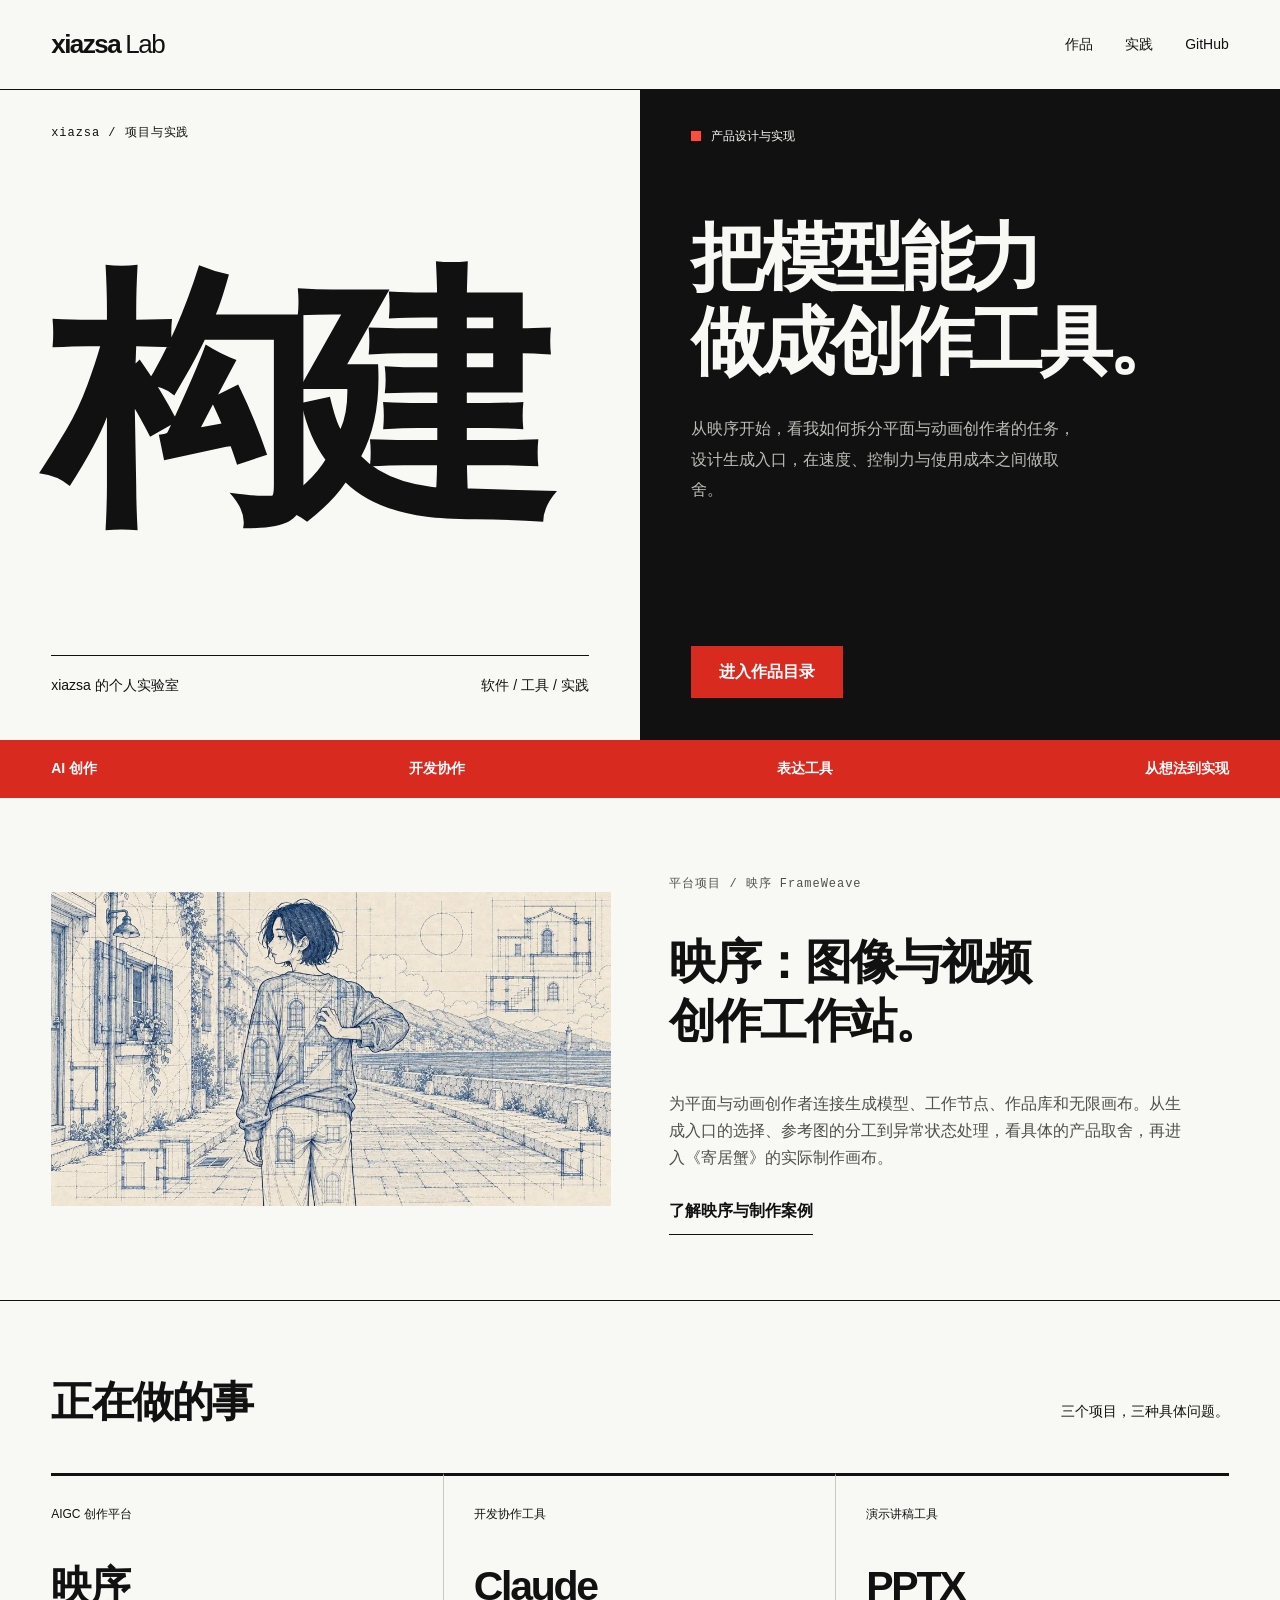
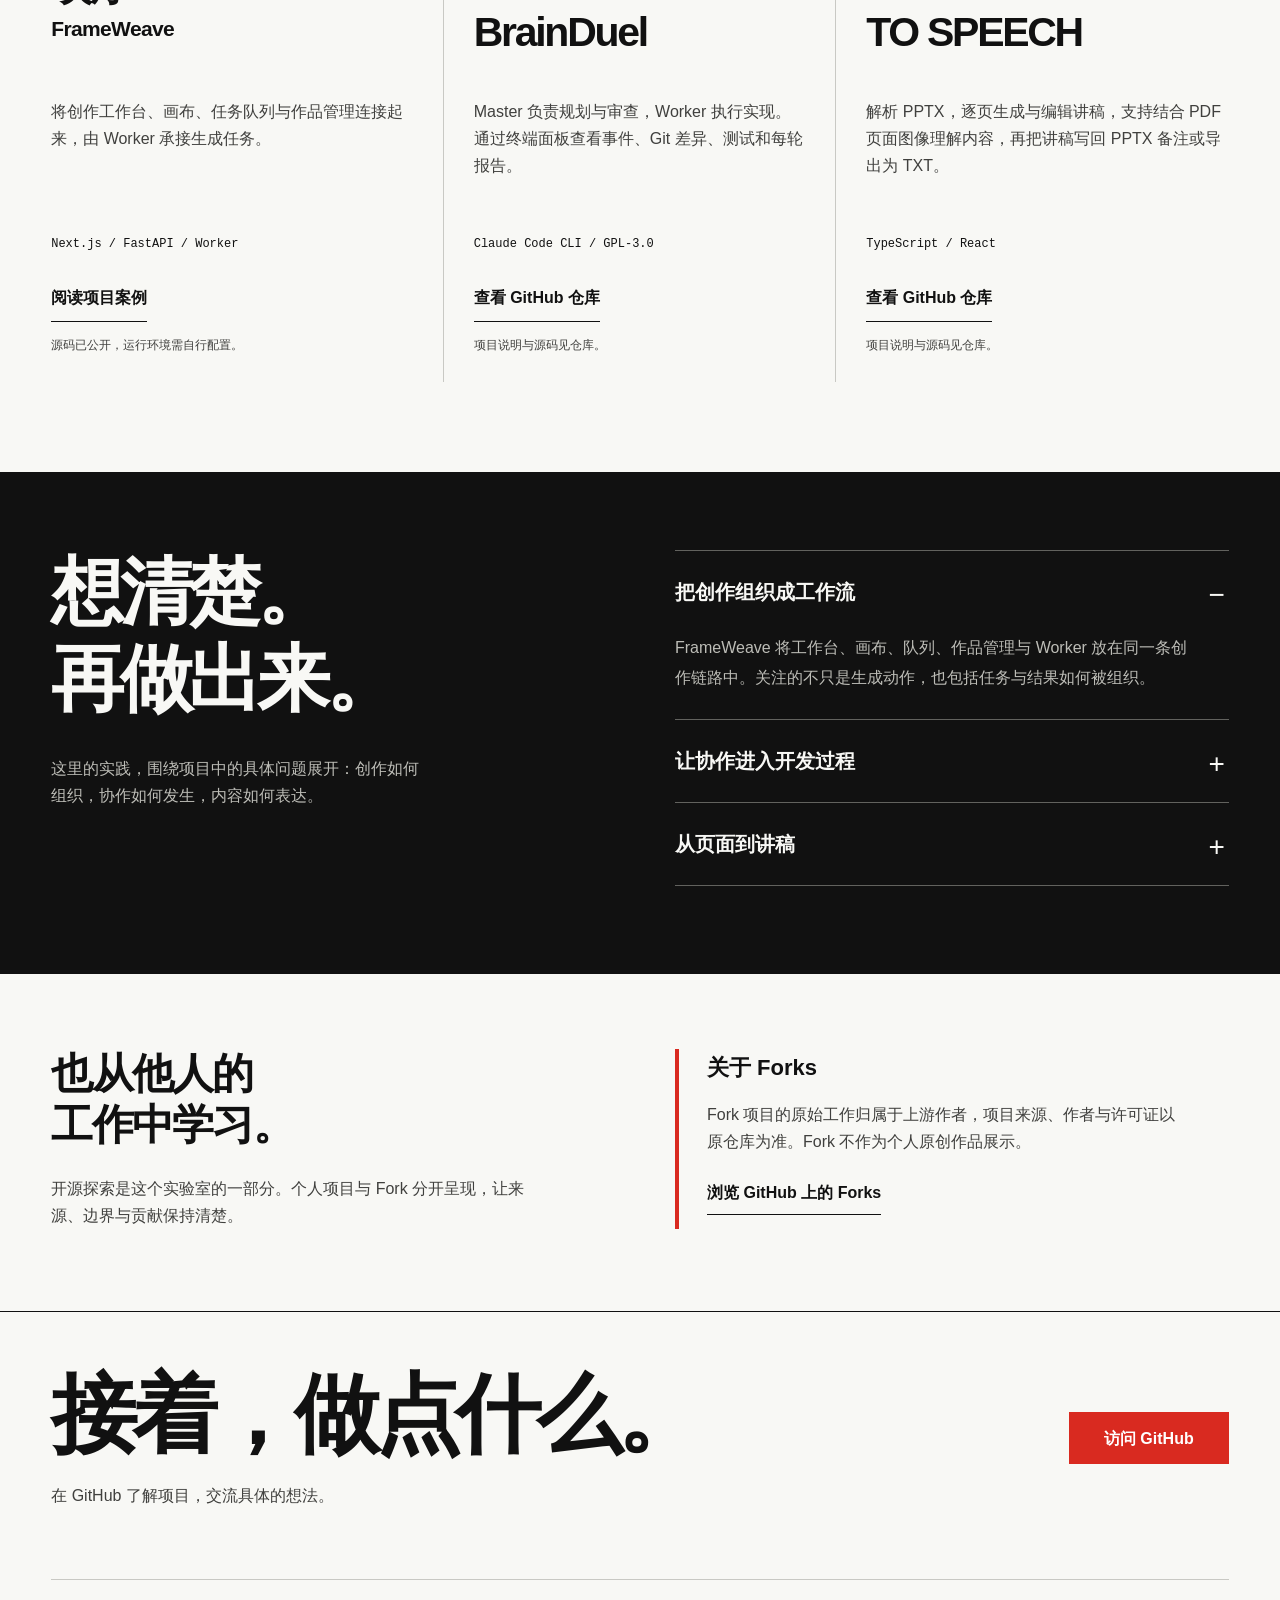
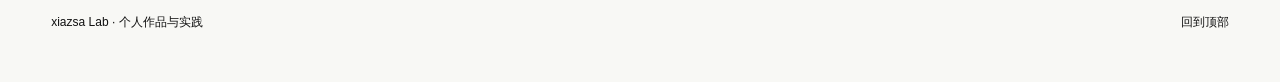
<file: index.html>
<!doctype html>
<html lang="zh-CN">
<head>
<meta charset="UTF-8"><meta name="viewport" content="width=device-width,initial-scale=1">
<meta name="description" content="xiazsa Lab，关于 AI 创作、开发协作与表达工具的个人项目与实践。">
<title>xiazsa Lab — 项目与实践</title>
<link rel="stylesheet" href="style.css"><link rel="icon" href="assets/mark.svg" type="image/svg+xml"><meta name="theme-color" content="#111111">
<link rel="canonical" href="https://xiazongchi.fun/"><meta property="og:url" content="https://xiazongchi.fun/"></head>
<body id="top">
<a class="skip" href="#projects">跳至精选项目</a>
<header><a class="brand" href="index.html" aria-label="xiazsa Lab 首页">xiazsa<span>Lab</span></a><nav aria-label="主导航"><a href="#projects">作品</a><a href="#practice">实践</a><a class="optional" href="https://github.com/xiazsa">GitHub</a></nav></header>
<main>
<section class="hero" aria-labelledby="hero-title">
<div class="hero-word"><div class="micro">xiazsa / 项目与实践</div><h1 id="hero-title">构建</h1><div class="caption"><span>xiazsa 的个人实验室</span><span>软件 / 工具 / 实践</span></div></div>
<div class="hero-copy"><div class="signal">产品设计与实现</div><h2>把模型能力<span>做成创作工具。</span></h2><p>从映序开始，看我如何拆分平面与动画创作者的任务，设计生成入口，在速度、控制力与使用成本之间做取舍。</p><a class="cta" href="#projects">进入作品目录</a></div>
</section>
<div class="ticker" aria-label="关注领域"><span>AI 创作</span><span>开发协作</span><span>表达工具</span><span>从想法到实现</span></div>
<section class="home-feature"><a href="frameweave.html"><img src="assets/workflow/240.webp" width="1000" height="562" alt="寄居蟹短片中的建筑蓝图画面"><div><p class="micro">平台项目 / 映序 FrameWeave</p><h2>映序：图像与视频<br>创作工作站。</h2><p>为平面与动画创作者连接生成模型、工作节点、作品库和无限画布。从生成入口的选择、参考图的分工到异常状态处理，看具体的产品取舍，再进入《寄居蟹》的实际制作画布。</p><span class="project-link">了解映序与制作案例</span></div></a></section><section class="projects" id="projects" aria-labelledby="projects-title"><div class="section-top"><h2 id="projects-title">正在做的事</h2><p>三个项目，三种具体问题。</p></div>
<div class="project-grid">
<article class="project"><span class="category">AIGC 创作平台</span><h3>映序<small>FrameWeave</small></h3><p>将创作工作台、画布、任务队列与作品管理连接起来，由 Worker 承接生成任务。</p><div class="meta">Next.js / FastAPI / Worker</div><a class="project-link" href="frameweave.html">阅读项目案例</a><p class="note">源码已公开，运行环境需自行配置。</p></article>
<article class="project"><span class="category">开发协作工具</span><h3>Claude<br>BrainDuel</h3><p>Master 负责规划与审查，Worker 执行实现。通过终端面板查看事件、Git 差异、测试和每轮报告。</p><div class="meta">Claude Code CLI / GPL-3.0</div><a class="project-link" href="https://github.com/xiazsa/ClaudeBrainDuel">查看 GitHub 仓库</a><p class="note">项目说明与源码见仓库。</p></article>
<article class="project"><span class="category">演示讲稿工具</span><h3>PPTX<br>TO SPEECH</h3><p>解析 PPTX，逐页生成与编辑讲稿，支持结合 PDF 页面图像理解内容，再把讲稿写回 PPTX 备注或导出为 TXT。</p><div class="meta">TypeScript / React</div><a class="project-link" href="https://github.com/xiazsa/PPTX-TO-SPEECH">查看 GitHub 仓库</a><p class="note">项目说明与源码见仓库。</p></article>
</div></section>
<section class="practice" id="practice" aria-labelledby="practice-title"><div><h2 id="practice-title">想清楚。<br>再做出来。</h2><p class="intro">这里的实践，围绕项目中的具体问题展开：创作如何组织，协作如何发生，内容如何表达。</p></div><div class="practice-list">
<details open><summary>把创作组织成工作流</summary><p>FrameWeave 将工作台、画布、队列、作品管理与 Worker 放在同一条创作链路中。关注的不只是生成动作，也包括任务与结果如何被组织。</p></details>
<details><summary>让协作进入开发过程</summary><p>ClaudeBrainDuel 以 Claude Code CLI 为基础，探索双脑协作开发。实现与使用方式以项目仓库中的说明为准。</p></details>
<details><summary>从页面到讲稿</summary><p>PPTX-TO-SPEECH 把逐页内容整理为可编辑的讲稿，并支持将讲稿写入 PPTX 备注。以 TypeScript 和 React 构建。</p></details>
</div></section>
<section class="opensource" aria-labelledby="opensource-title"><div><h2 id="opensource-title">也从他人的<br>工作中学习。</h2><p>开源探索是这个实验室的一部分。个人项目与 Fork 分开呈现，让来源、边界与贡献保持清楚。</p></div><div class="fork-note"><h3>关于 Forks</h3><p>Fork 项目的原始工作归属于上游作者，项目来源、作者与许可证以原仓库为准。Fork 不作为个人原创作品展示。</p><a href="https://github.com/xiazsa?tab=repositories&amp;type=fork">浏览 GitHub 上的 Forks</a></div></section>
<section class="contact" aria-labelledby="contact-title"><div class="contact-top"><div><h2 id="contact-title">接着，做点什么。</h2><p>在 GitHub 了解项目，交流具体的想法。</p></div><a class="cta" href="https://github.com/xiazsa">访问 GitHub</a></div><footer><span>xiazsa Lab · 个人作品与实践</span><a href="#top">回到顶部</a></footer></section>
</main>
</body></html>
</file>
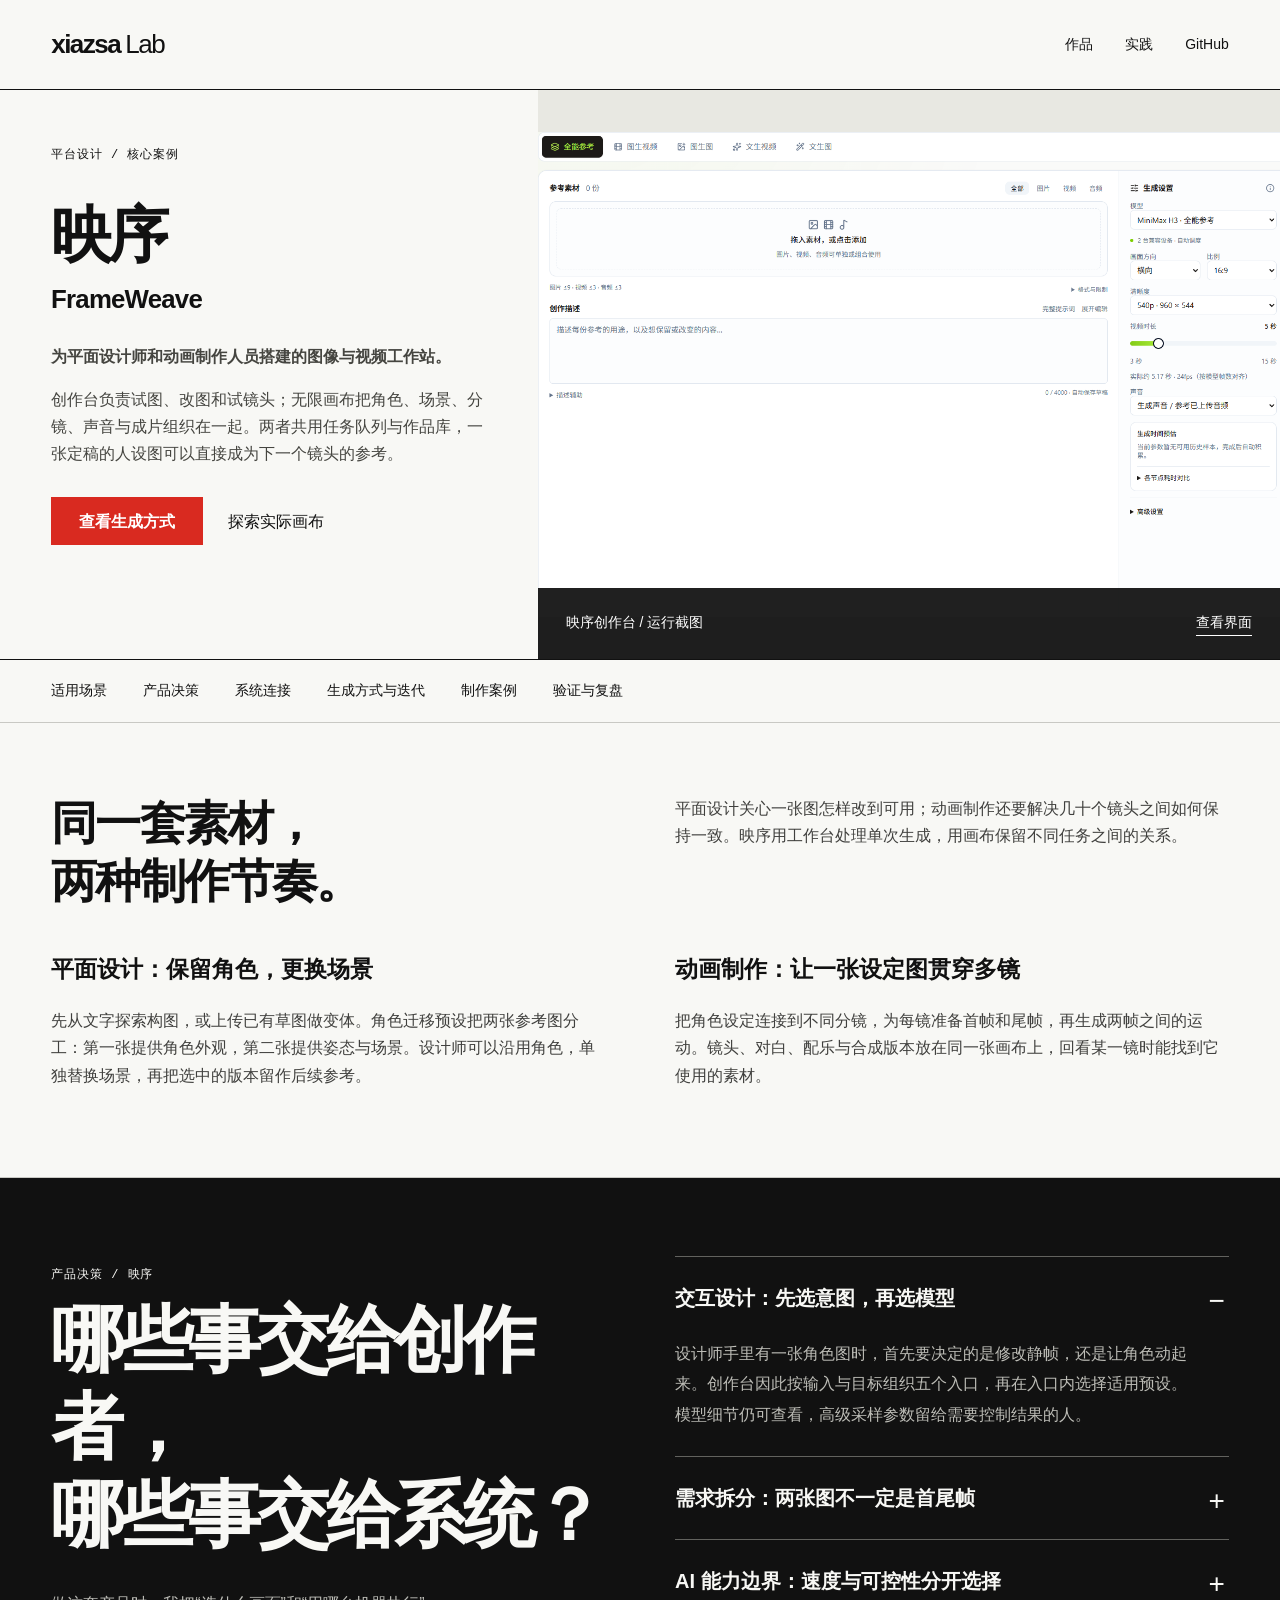
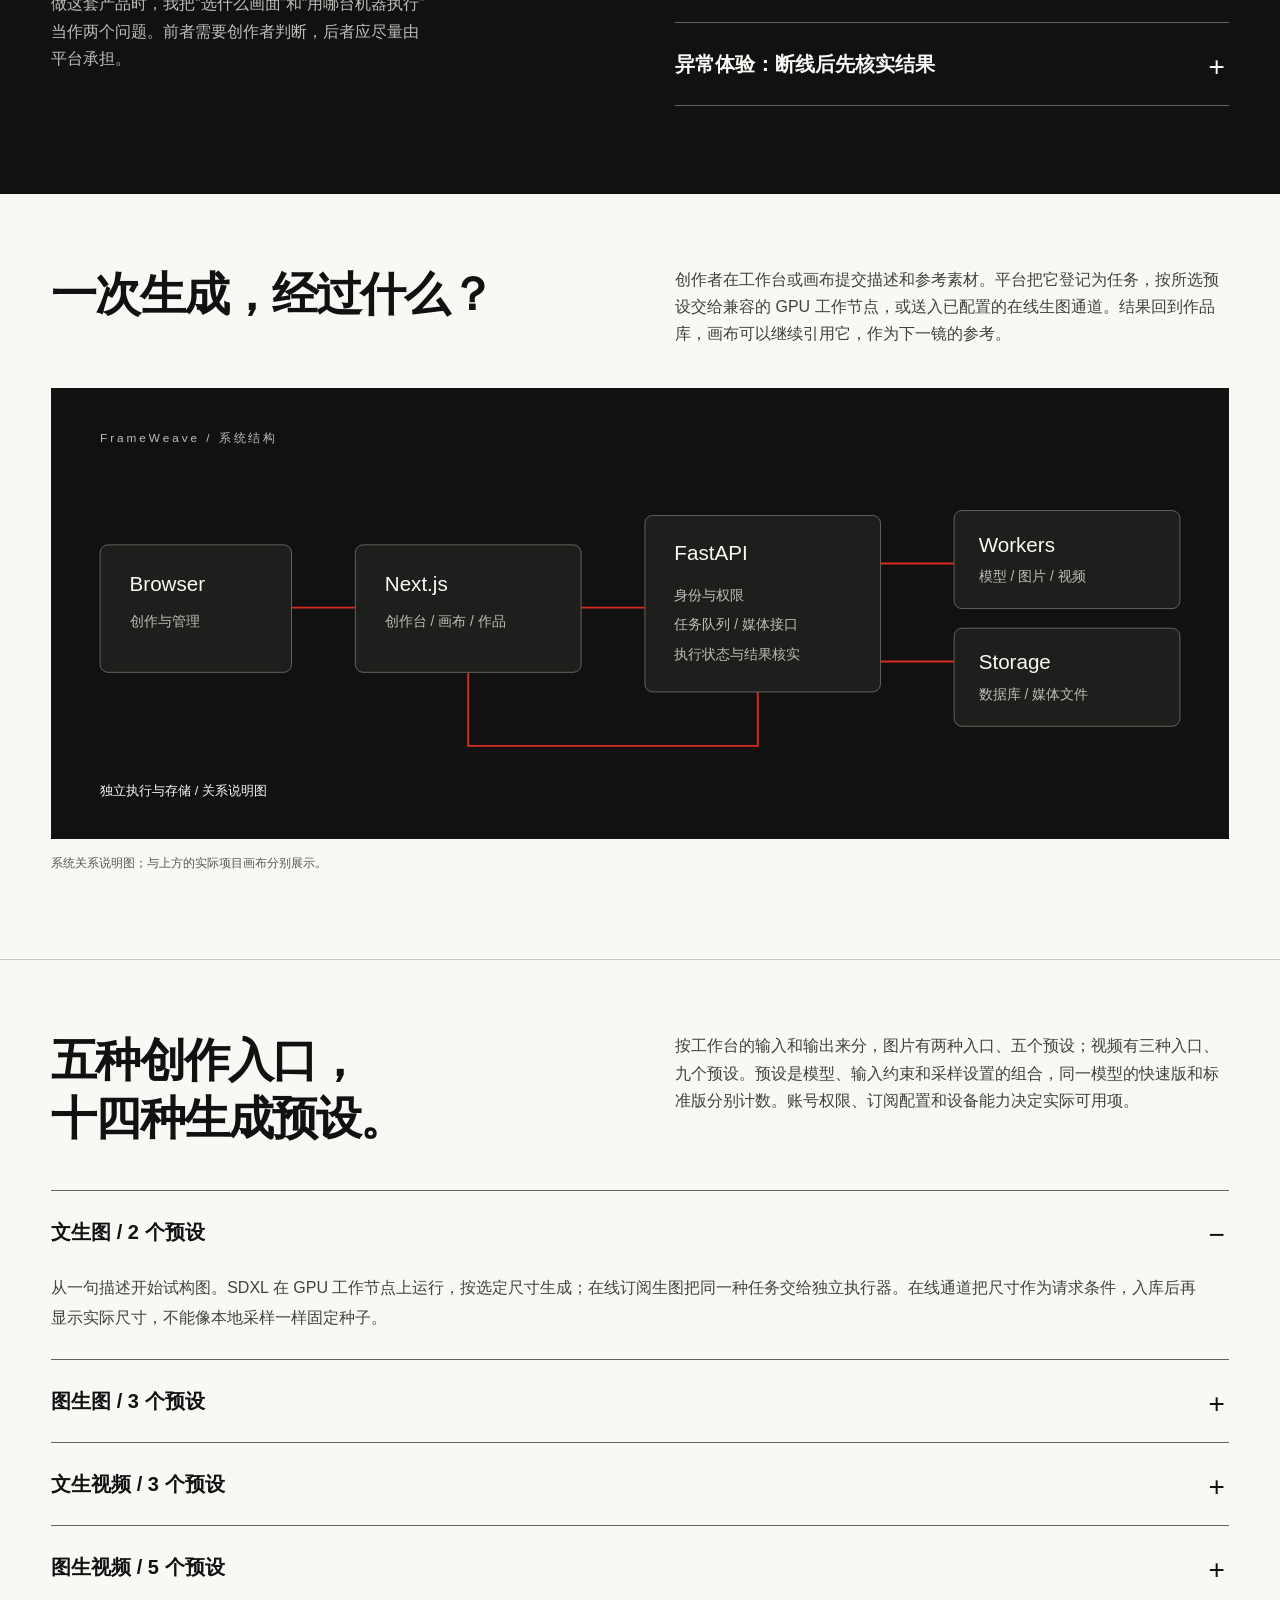
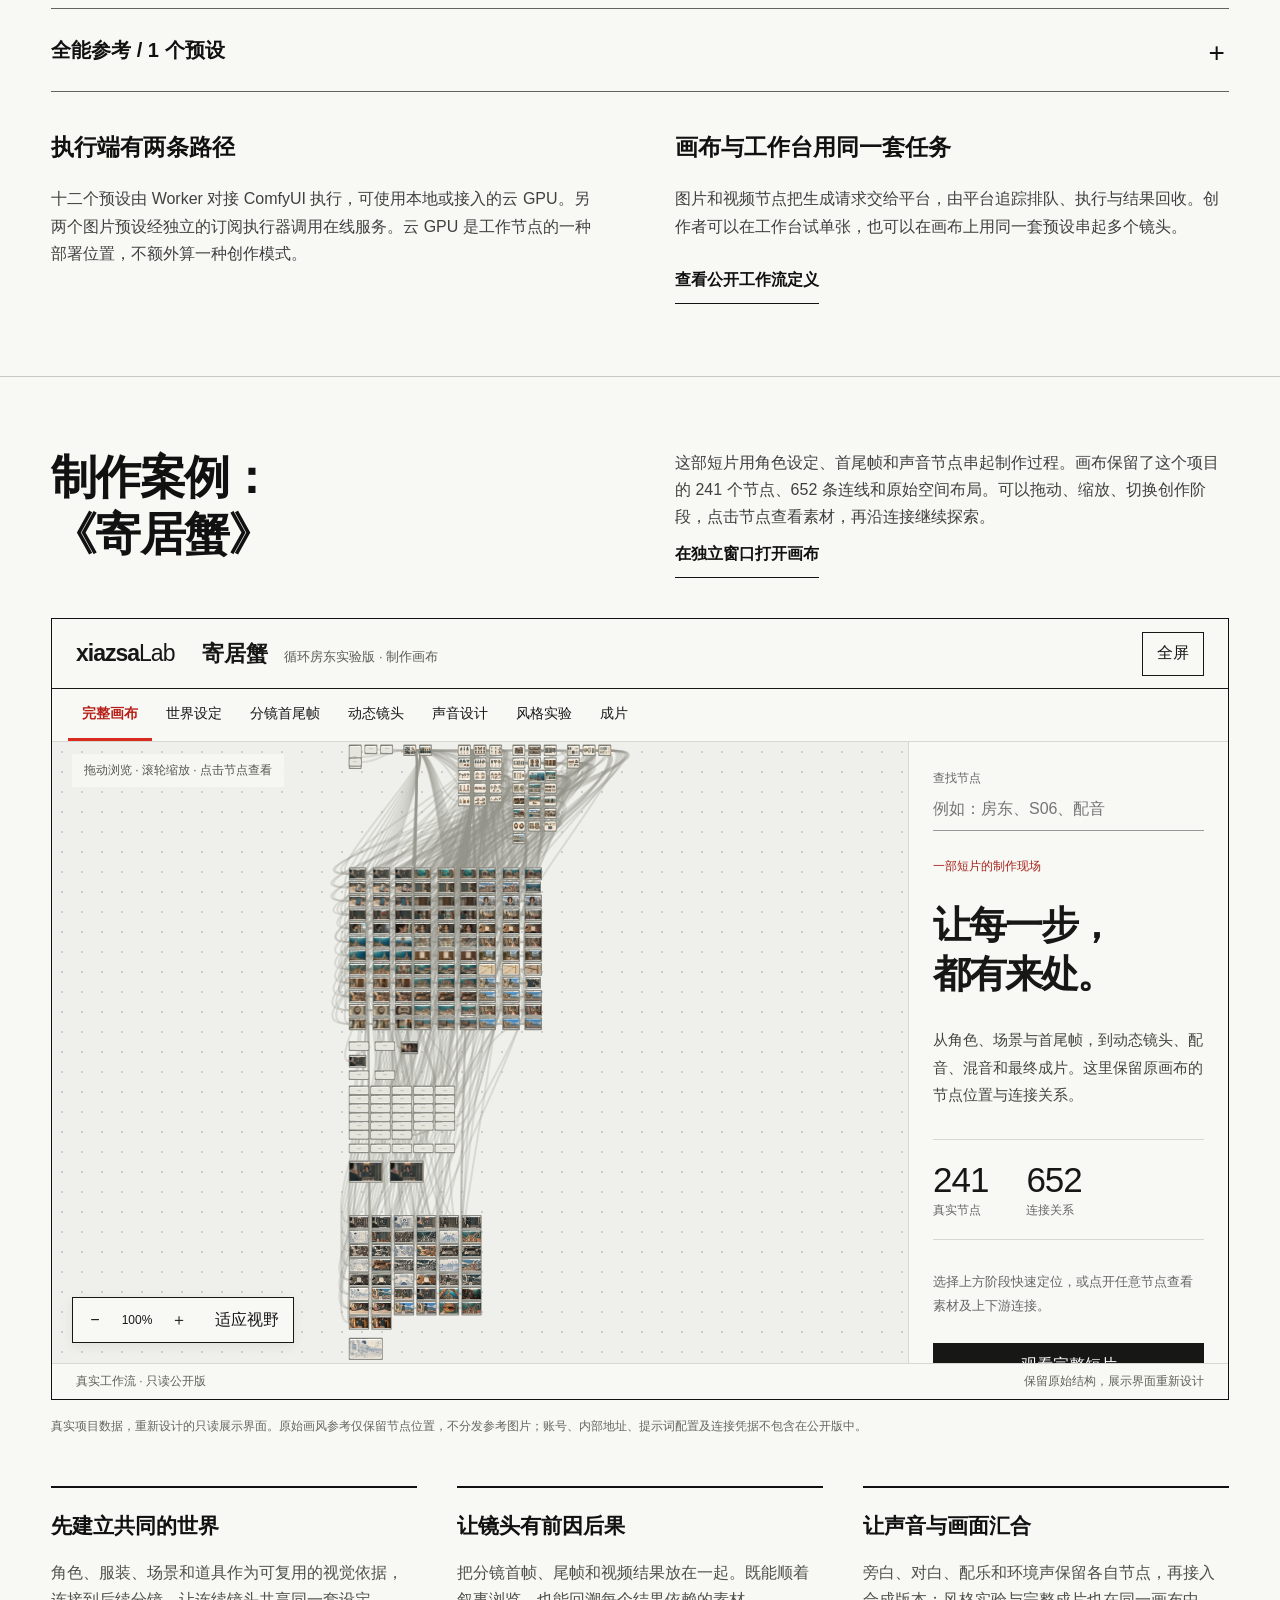
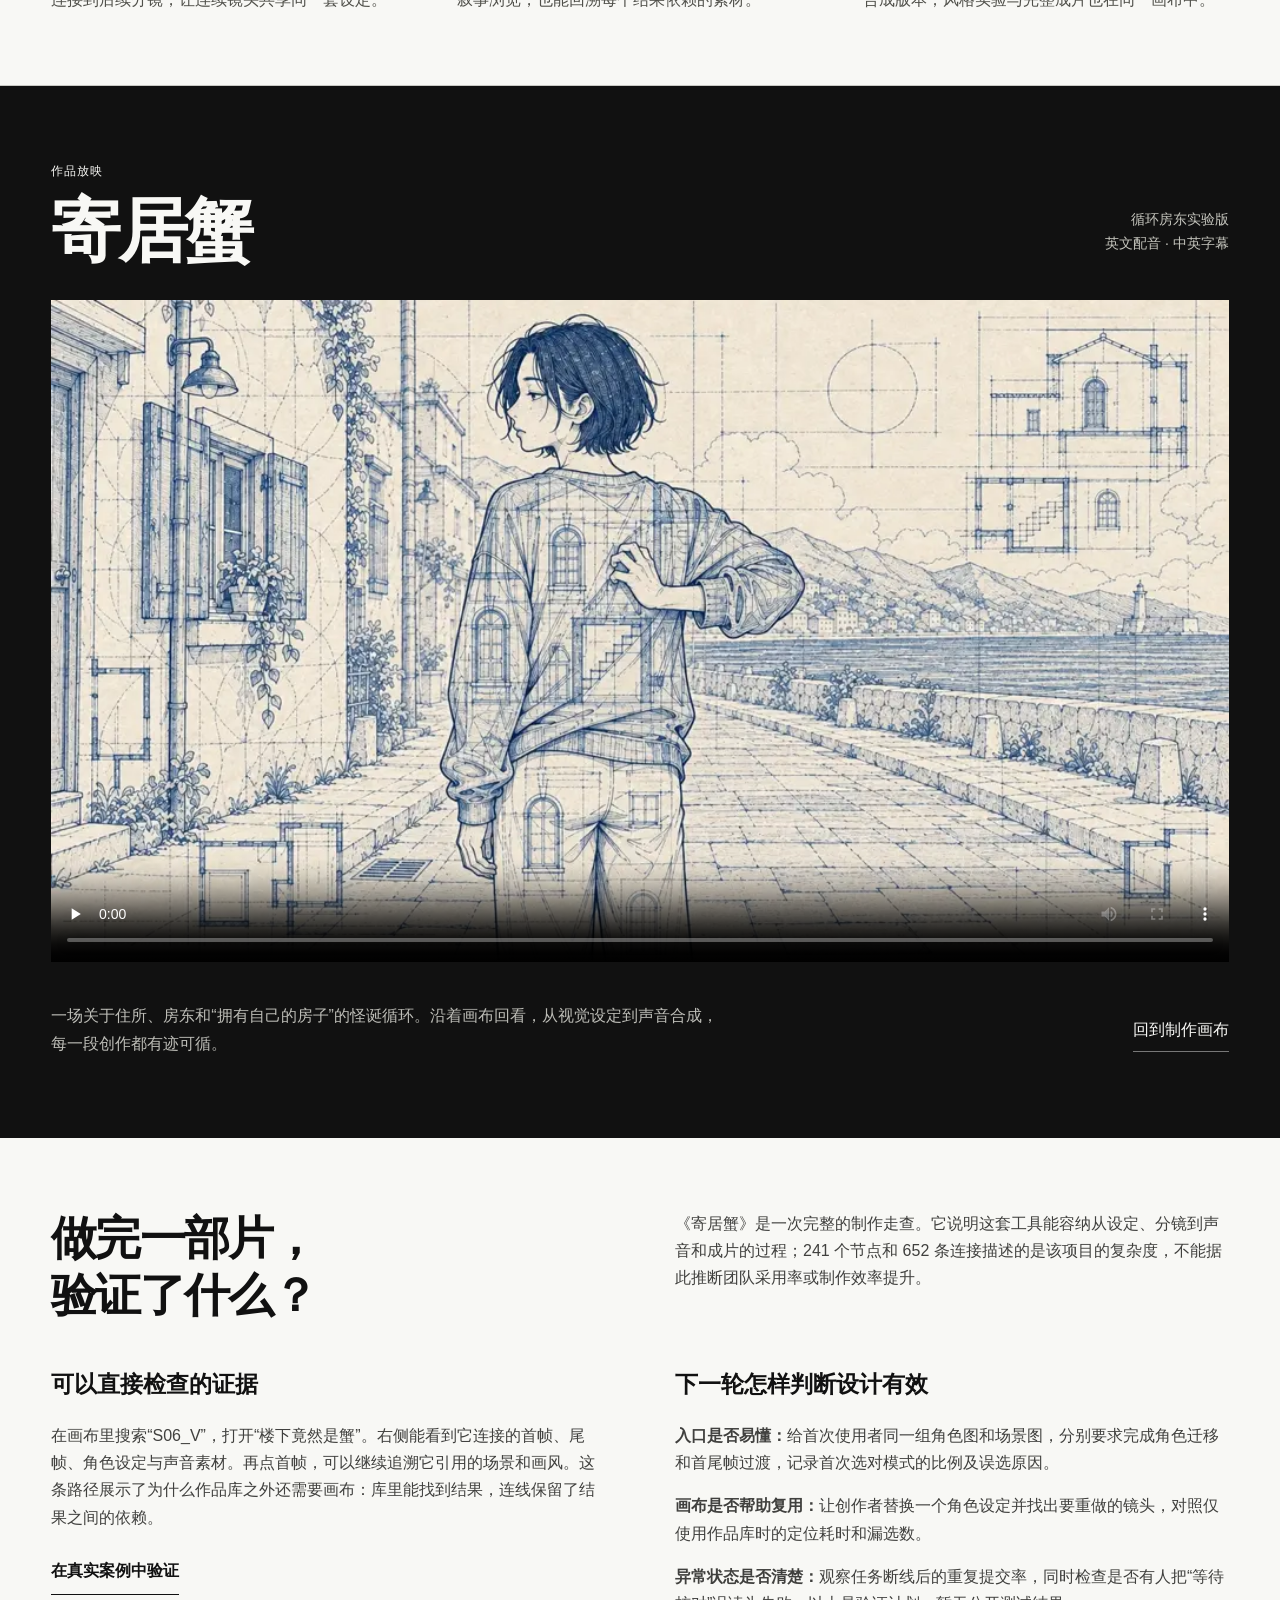
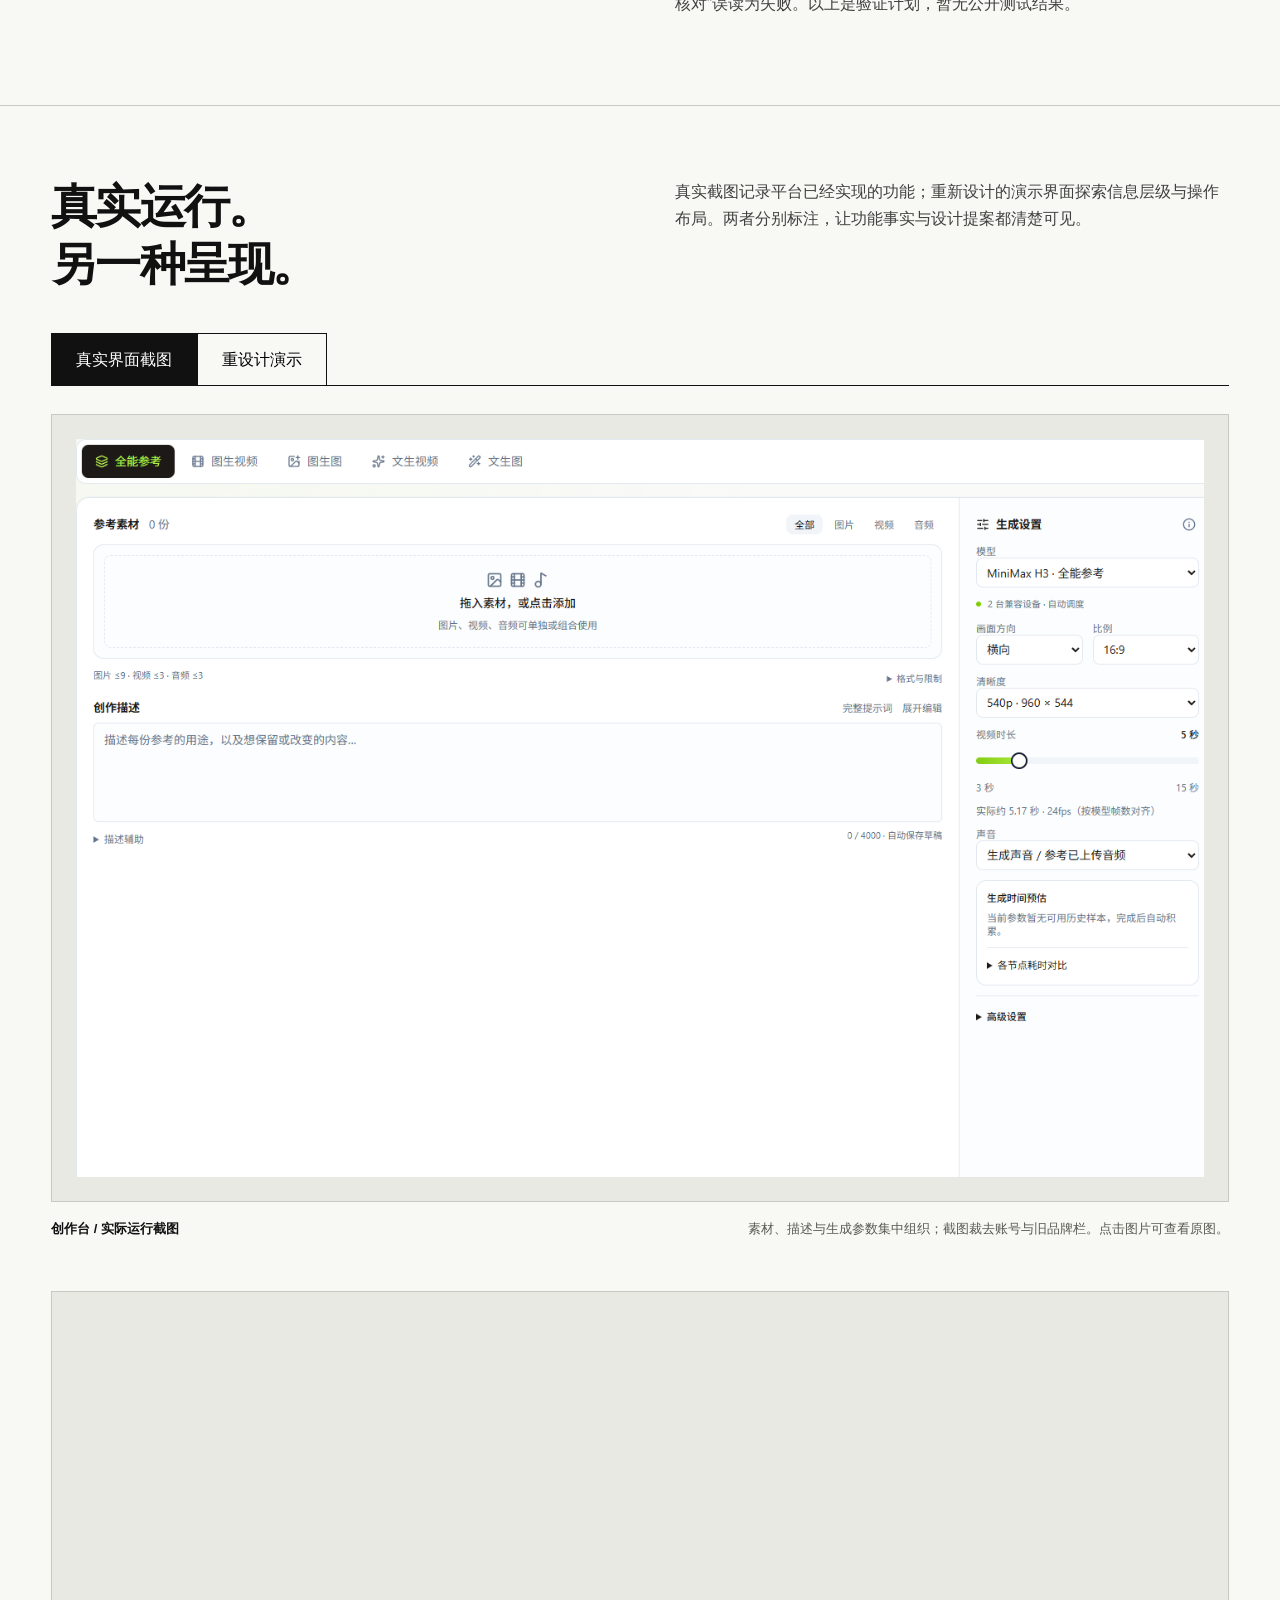
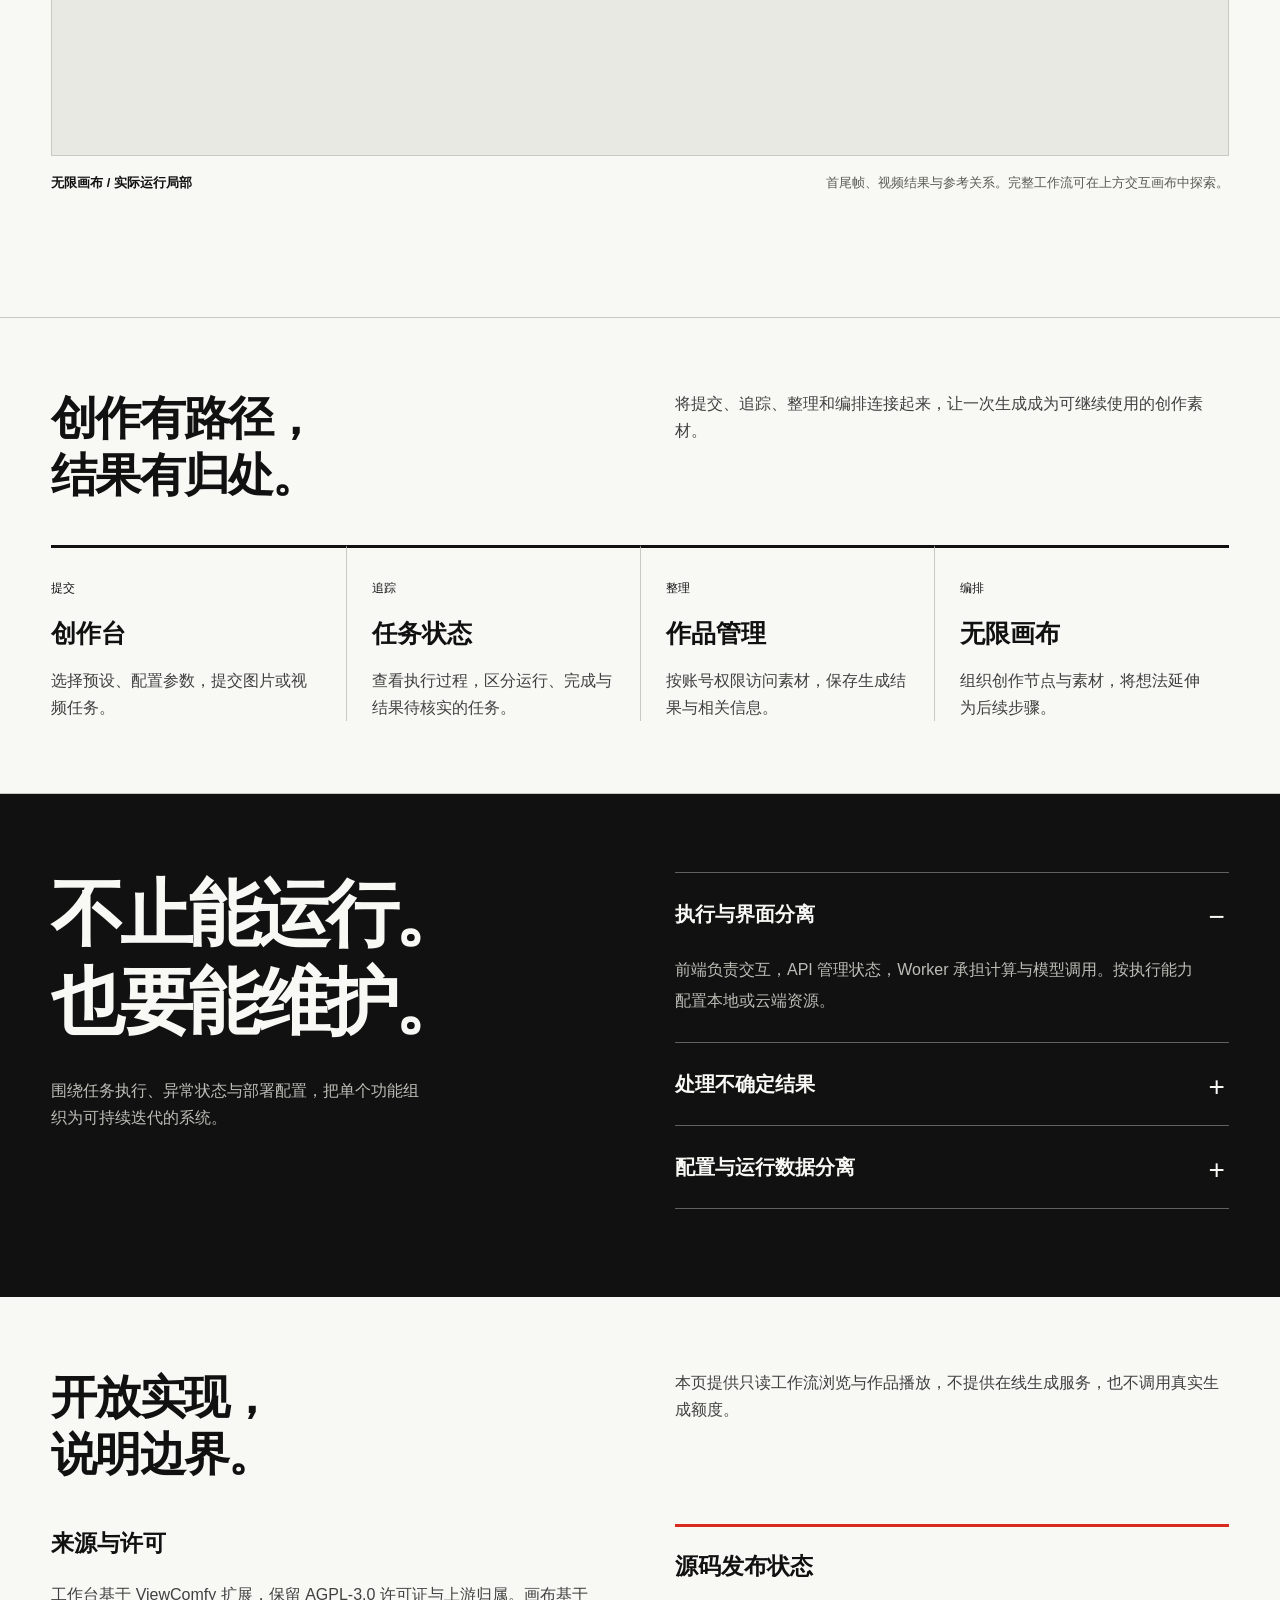
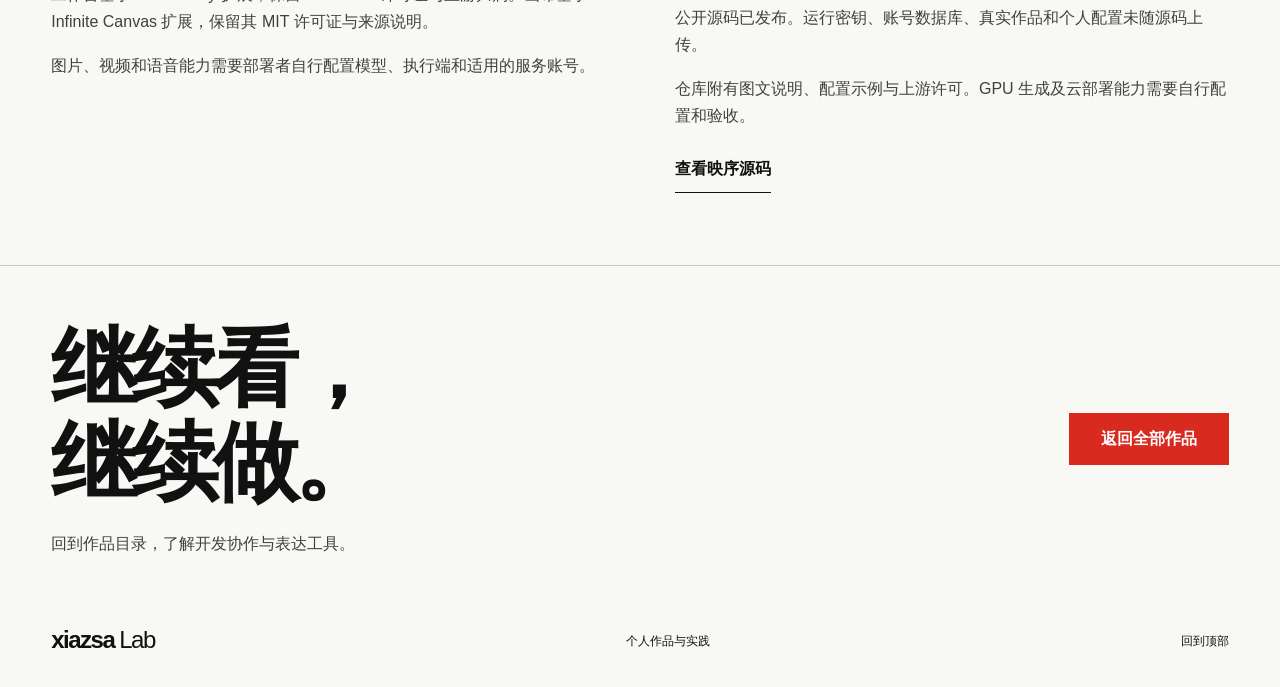
<file: frameweave.html>
<!doctype html><html lang="zh-CN"><head><meta charset="utf-8"><meta name="viewport" content="width=device-width,initial-scale=1"><title>映序 FrameWeave — xiazsa Lab</title><meta name="description" content="映序 FrameWeave：连接工作台、画布、任务队列与 Worker 的 AIGC 创作平台。"><meta name="theme-color" content="#111111"><link rel="icon" href="assets/mark.svg"><link rel="stylesheet" href="style.css"><link rel="canonical" href="https://xiazongchi.fun/frameweave.html"><meta property="og:url" content="https://xiazongchi.fun/frameweave.html"></head><body id="top"><a class="skip" href="#main">跳到项目正文</a><header><a class="brand" href="index.html" aria-label="xiazsa Lab 首页">xiazsa<span>Lab</span></a><nav aria-label="主导航"><a href="index.html#projects">作品</a><a href="index.html#practice">实践</a><a class="optional" href="https://github.com/xiazsa">GitHub</a></nav></header><main id="main">
<section class="feature-hero"><div class="feature-intro"><p class="micro">平台设计 / 核心案例</p><h1>映序<span style="display:block;font-size:.42em;letter-spacing:-.03em;margin-top:12px">FrameWeave</span></h1><p><strong>为平面设计师和动画制作人员搭建的图像与视频工作站。</strong></p><p>创作台负责试图、改图和试镜头；无限画布把角色、场景、分镜、声音与成片组织在一起。两者共用任务队列与作品库，一张定稿的人设图可以直接成为下一个镜头的参考。</p><div class="feature-links"><a class="cta" href="#routes">查看生成方式</a><a href="#workflow">探索实际画布</a></div></div><a class="hero-still" href="#interface"><img src="assets/screens/frameweave-real.png" style="object-fit:contain;background:#e8e8e2" alt="映序实际创作台：左侧输入参考素材与描述，右侧选择模型及输出规格"><span>映序创作台 / 运行截图 <b>查看界面</b></span></a></section>
<nav class="case-anchor" aria-label="案例章节"><a href="#users">适用场景</a><a href="#decisions">产品决策</a><a href="#architecture">系统连接</a><a href="#routes">生成方式与迭代</a><a href="#workflow">制作案例</a><a href="#evaluation">验证与复盘</a></nav>
<section class="case-section" id="users"><div class="case-heading"><h2>同一套素材，<br>两种制作节奏。</h2><p>平面设计关心一张图怎样改到可用；动画制作还要解决几十个镜头之间如何保持一致。映序用工作台处理单次生成，用画布保留不同任务之间的关系。</p></div><div class="scope"><article><h3>平面设计：保留角色，更换场景</h3><p>先从文字探索构图，或上传已有草图做变体。角色迁移预设把两张参考图分工：第一张提供角色外观，第二张提供姿态与场景。设计师可以沿用角色，单独替换场景，再把选中的版本留作后续参考。</p></article><article><h3>动画制作：让一张设定图贯穿多镜</h3><p>把角色设定连接到不同分镜，为每镜准备首帧和尾帧，再生成两帧之间的运动。镜头、对白、配乐与合成版本放在同一张画布上，回看某一镜时能找到它使用的素材。</p></article></div></section><section class="practice" id="decisions"><div><p class="micro">产品决策 / 映序</p><h2>哪些事交给创作者，<br>哪些事交给系统？</h2><p class="intro">做这套产品时，我把“选什么画面”和“用哪台机器执行”当作两个问题。前者需要创作者判断，后者应尽量由平台承担。</p></div><div class="practice-list"><details open><summary>交互设计：先选意图，再选模型</summary><p>设计师手里有一张角色图时，首先要决定的是修改静帧，还是让角色动起来。创作台因此按输入与目标组织五个入口，再在入口内选择适用预设。模型细节仍可查看，高级采样参数留给需要控制结果的人。</p></details><details><summary>需求拆分：两张图不一定是首尾帧</summary><p>同样上传两张图，平面设计可能是“人物取自图一，姿态取自图二”，动画制作可能是“从图一运动到图二”。如果只提供通用上传框，系统无法表达这层差别。角色迁移、普通参考与首尾帧因此分别说明每张图的作用，提交前按模式校验数量。</p></details><details><summary>AI 能力边界：速度与可控性分开选择</summary><p>动作方向还没确定时，可以用加速预设试镜；需要对照参考图细调时，可切到标准采样。平台保留两条路径，并展示步数、实际输出尺寸和帧数对齐后的时长。这里的选择是让人判断这个镜头值得花多少计算资源，不能把更多采样步数等同于一定更好的画面。</p></details><details><summary>异常体验：断线后先核实结果</summary><p>生成任务提交后，即使页面失去连接，后台也可能仍在计算。把不确定结果单列为“等待核对”，让用户区分确实失败与尚未回收；自动重试虽然少一次操作，却可能重复消耗 GPU 时间或订阅额度。</p></details></div></section><section class="case-section" id="architecture"><div class="case-heading"><h2>一次生成，经过什么？</h2><p>创作者在工作台或画布提交描述和参考素材。平台把它登记为任务，按所选预设交给兼容的 GPU 工作节点，或送入已配置的在线生图通道。结果回到作品库，画布可以继续引用它，作为下一镜的参考。</p></div><figure class="architecture"><img src="assets/architecture.svg" width="1200" height="460" alt="浏览器与工作台连接 FastAPI；API 管理身份和任务，独立 Worker 执行生成，数据库与文件保存状态和结果。"><div class="architecture-mobile"><strong>浏览器与工作台</strong><span>创作交互</span><strong>FastAPI</strong><span>身份权限、任务状态与媒体接口</span><strong>Worker</strong><span>独立执行生成任务</span><strong>数据库与文件存储</strong><span>保存状态、素材与结果</span></div><figcaption>系统关系说明图；与上方的实际项目画布分别展示。</figcaption></figure></section><section class="case-section" id="routes"><div class="case-heading"><h2>五种创作入口，<br>十四种生成预设。</h2><p>按工作台的输入和输出来分，图片有两种入口、五个预设；视频有三种入口、九个预设。预设是模型、输入约束和采样设置的组合，同一模型的快速版和标准版分别计数。账号权限、订阅配置和设备能力决定实际可用项。</p></div><div class="practice-list route-list"><details open><summary>文生图 / 2 个预设</summary><p style="color:#42423e">从一句描述开始试构图。SDXL 在 GPU 工作节点上运行，按选定尺寸生成；在线订阅生图把同一种任务交给独立执行器。在线通道把尺寸作为请求条件，入库后再显示实际尺寸，不能像本地采样一样固定种子。</p></details><details ><summary>图生图 / 3 个预设</summary><p style="color:#42423e">SDXL 单图再创作以变化幅度控制保留多少原图结构。Qwen Image Edit 把角色迁移单列为双图流程，也可给最多三张图指定不同用途；在线订阅编辑支持一至五张参考图。这样，改一张草图和把同一角色放进新场景有了不同的输入约定。</p></details><details ><summary>文生视频 / 3 个预设</summary><p style="color:#42423e">Wan 2.2 5B 从文字生成无声镜头。H3 支持音画联合生成，并保留两种采样选择：Turbo 版用 6 步试动作，标准版默认 20 步，用较长的生成时间换取另一版结果供比较。</p></details><details ><summary>图生视频 / 5 个预设</summary><p style="color:#42423e">Wan 5B 用一张首帧驱动镜头；Wan 14B 将采样分成高、低噪声两段，并提供标准与 LightX2V 四步加速两版。H3 提供 Turbo 与标准版。标准版区分普通参考、多图参考与首尾帧：参考图约束角色和风格，首尾帧则明确镜头从哪里开始、在哪里结束。</p></details><details ><summary>全能参考 / 1 个预设</summary><p style="color:#42423e">当一张首帧不足以说明动作或声音，H3 全能参考允许图片、视频和音频组合输入，分别描述角色、镜头运动和声音。它把高分辨率和长时长任务交给符合显存条件的节点；帧数按模型要求对齐，界面显示实际预计时长。</p></details></div><div class="scope" style="margin-top:36px"><article><h3>执行端有两条路径</h3><p>十二个预设由 Worker 对接 ComfyUI 执行，可使用本地或接入的云 GPU。另两个图片预设经独立的订阅执行器调用在线服务。云 GPU 是工作节点的一种部署位置，不额外算一种创作模式。</p></article><article><h3>画布与工作台用同一套任务</h3><p>图片和视频节点把生成请求交给平台，由平台追踪排队、执行与结果回收。创作者可以在工作台试单张，也可以在画布上用同一套预设串起多个镜头。</p><a class="project-link" href="https://github.com/xiazsa/frameweave/blob/main/server/workflows.py">查看公开工作流定义</a></article></div></section><section class="case-section workflow-section" id="workflow"><div class="case-heading"><h2>制作案例：<br>《寄居蟹》</h2><div><p>这部短片用角色设定、首尾帧和声音节点串起制作过程。画布保留了这个项目的 241 个节点、652 条连线和原始空间布局。可以拖动、缩放、切换创作阶段，点击节点查看素材，再沿连接继续探索。</p><a class="project-link" href="workflow.html" target="_blank" rel="noopener">在独立窗口打开画布</a></div></div><div class="canvas-embed"><iframe src="workflow.html" title="寄居蟹完整制作工作流，可缩放、拖动及浏览节点" loading="lazy" allow="fullscreen" allowfullscreen></iframe></div><p class="media-caption">真实项目数据，重新设计的只读展示界面。原始画风参考仅保留节点位置，不分发参考图片；账号、内部地址、提示词配置及连接凭据不包含在公开版中。</p><div class="workflow-story"><article><h3>先建立共同的世界</h3><p>角色、服装、场景和道具作为可复用的视觉依据，连接到后续分镜，让连续镜头共享同一套设定。</p></article><article><h3>让镜头有前因后果</h3><p>把分镜首帧、尾帧和视频结果放在一起。既能顺着叙事浏览，也能回溯每个结果依赖的素材。</p></article><article><h3>让声音与画面汇合</h3><p>旁白、对白、配乐和环境声保留各自节点，再接入合成版本；风格实验与完整成片也在同一画布中。</p></article></div></section>
<section class="film-section" id="film"><div class="film-heading"><div><p class="micro">作品放映</p><h2>寄居蟹</h2></div><p>循环房东实验版<br>英文配音 · 中英字幕</p></div><video class="feature-film" controls playsinline preload="none" poster="assets/workflow/240.webp"><source src="assets/workflow/240.mp4" type="video/mp4">你的浏览器不支持内嵌视频，请<a href="assets/workflow/240.mp4">打开短片</a>。</video><div class="film-bottom"><p>一场关于住所、房东和“拥有自己的房子”的怪诞循环。沿着画布回看，从视觉设定到声音合成，每一段创作都有迹可循。</p><a href="#workflow">回到制作画布</a></div></section>
<section class="case-section" id="evaluation"><div class="case-heading"><h2>做完一部片，<br>验证了什么？</h2><p>《寄居蟹》是一次完整的制作走查。它说明这套工具能容纳从设定、分镜到声音和成片的过程；241 个节点和 652 条连接描述的是该项目的复杂度，不能据此推断团队采用率或制作效率提升。</p></div><div class="scope"><article><h3>可以直接检查的证据</h3><p>在画布里搜索“S06_V”，打开“楼下竟然是蟹”。右侧能看到它连接的首帧、尾帧、角色设定与声音素材。再点首帧，可以继续追溯它引用的场景和画风。这条路径展示了为什么作品库之外还需要画布：库里能找到结果，连线保留了结果之间的依赖。</p><a class="project-link" href="workflow.html">在真实案例中验证</a></article><article><h3>下一轮怎样判断设计有效</h3><p><strong>入口是否易懂：</strong>给首次使用者同一组角色图和场景图，分别要求完成角色迁移和首尾帧过渡，记录首次选对模式的比例及误选原因。</p><p><strong>画布是否帮助复用：</strong>让创作者替换一个角色设定并找出要重做的镜头，对照仅使用作品库时的定位耗时和漏选数。</p><p><strong>异常状态是否清楚：</strong>观察任务断线后的重复提交率，同时检查是否有人把“等待核对”误读为失败。以上是验证计划，暂无公开测试结果。</p></article></div></section><section class="case-section" id="interface"><div class="case-heading"><h2>真实运行。<br>另一种呈现。</h2><p>真实截图记录平台已经实现的功能；重新设计的演示界面探索信息层级与操作布局。两者分别标注，让功能事实与设计提案都清楚可见。</p></div><div class="view-switch" role="group" aria-label="选择界面视图"><button data-view="real" aria-pressed="true">真实界面截图</button><button data-view="design" aria-pressed="false">重设计演示</button></div><div id="view-real"><figure class="screen-figure"><a href="assets/screens/frameweave-real.png" target="_blank" rel="noopener"><img src="assets/screens/frameweave-real.png" width="1361" height="890" loading="lazy" alt="真实创作台截图：全能参考素材区、创作描述、模型、比例、清晰度、时长和声音设置"></a><figcaption><strong>创作台 / 实际运行截图</strong><span>素材、描述与生成参数集中组织；截图裁去账号与旧品牌栏。点击图片可查看原图。</span></figcaption></figure><figure class="screen-figure"><a href="assets/screens/canvas-real.png" target="_blank" rel="noopener"><img src="assets/screens/canvas-real.png" width="2120" height="780" loading="lazy" alt="真实工作流局部：分镜图片、视频节点和参考连接"></a><figcaption><strong>无限画布 / 实际运行局部</strong><span>首尾帧、视频结果与参考关系。完整工作流可在上方交互画布中探索。</span></figcaption></figure></div><div id="view-design" hidden><div class="concept-ui"><div class="concept-header"><strong>映序 FrameWeave</strong><span>界面设计演示 · 示例数据</span></div><div class="concept-body"><aside><strong>创作空间</strong><span class="active">创作台</span><span>任务队列</span><span>素材归档</span><span>无限画布</span></aside><div class="concept-main"><div class="concept-top"><div><small>新的创作</small><h3>从一个画面开始。</h3></div><span>图生视频</span></div><div class="concept-work"><div class="concept-reference"><div class="sample-frame"><span>参考帧</span><i></i><b>光穿过窗。<br>时间缓慢流动。</b></div><p>示例构图 · 不使用私人素材</p></div><div class="concept-settings"><label>创作描述<textarea aria-label="演示创作描述">固定机位，午后光线缓慢掠过室内，保持画面稳定。</textarea></label><div class="concept-params"><div><small>画面比例</small><strong>16:9</strong></div><div><small>时长</small><strong>5 秒</strong></div><div><small>清晰度</small><strong>540p</strong></div><div><small>声音</small><strong>静音</strong></div></div><button id="demo-submit">预览任务状态</button><p id="demo-status" aria-live="polite">演示交互，不调用生成服务。</p></div></div></div></div></div><p class="media-caption">重设计提案：以黑白层级、连续工作区和更清晰的参数分组，延续作品集的视觉语言。此处不是生产平台截图。</p></div></section>

<section class="case-section"><div class="case-heading"><h2>创作有路径，<br>结果有归处。</h2><p>将提交、追踪、整理和编排连接起来，让一次生成成为可继续使用的创作素材。</p></div><div class="flow"><article><small>提交</small><h3>创作台</h3><p>选择预设、配置参数，提交图片或视频任务。</p></article><article><small>追踪</small><h3>任务状态</h3><p>查看执行过程，区分运行、完成与结果待核实的任务。</p></article><article><small>整理</small><h3>作品管理</h3><p>按账号权限访问素材，保存生成结果与相关信息。</p></article><article><small>编排</small><h3>无限画布</h3><p>组织创作节点与素材，将想法延伸为后续步骤。</p></article></div></section>
<section class="practice" id="practice"><div><h2>不止能运行。<br>也要能维护。</h2><p class="intro">围绕任务执行、异常状态与部署配置，把单个功能组织为可持续迭代的系统。</p></div><div class="practice-list"><details open><summary>执行与界面分离</summary><p>前端负责交互，API 管理状态，Worker 承担计算与模型调用。按执行能力配置本地或云端资源。</p></details><details><summary>处理不确定结果</summary><p>网络中断不代表任务没有执行。对于结果不明确的任务，保留状态供核实，避免盲目重复生成。</p></details><details><summary>配置与运行数据分离</summary><p>以独立配置、数据库与素材存储建立平台实例。公开源代码不携带生产环境的密钥、账号或真实作品。</p></details></div></section>
<section class="case-section"><div class="case-heading"><h2>开放实现，<br>说明边界。</h2><p>本页提供只读工作流浏览与作品播放，不提供在线生成服务，也不调用真实生成额度。</p></div><div class="scope"><div><h3>来源与许可</h3><p>工作台基于 ViewComfy 扩展，保留 AGPL-3.0 许可证与上游归属。画布基于 Infinite Canvas 扩展，保留其 MIT 许可证与来源说明。</p><p>图片、视频和语音能力需要部署者自行配置模型、执行端和适用的服务账号。</p></div><div class="notice"><h3>源码发布状态</h3><p>公开源码已发布。运行密钥、账号数据库、真实作品和个人配置未随源码上传。</p><p>仓库附有图文说明、配置示例与上游许可。GPU 生成及云部署能力需要自行配置和验收。</p><a class="project-link" href="https://github.com/xiazsa/frameweave">查看映序源码</a></div></div></section>
<section class="contact"><div class="contact-top"><div><h2>继续看，<br>继续做。</h2><p>回到作品目录，了解开发协作与表达工具。</p></div><a class="cta" href="index.html#projects">返回全部作品</a></div></section></main><footer class="case-footer"><a class="brand" href="index.html">xiazsa<span>Lab</span></a><span>个人作品与实践</span><a href="#top">回到顶部</a></footer><script src="showcase.js" defer></script></body></html>
</file>
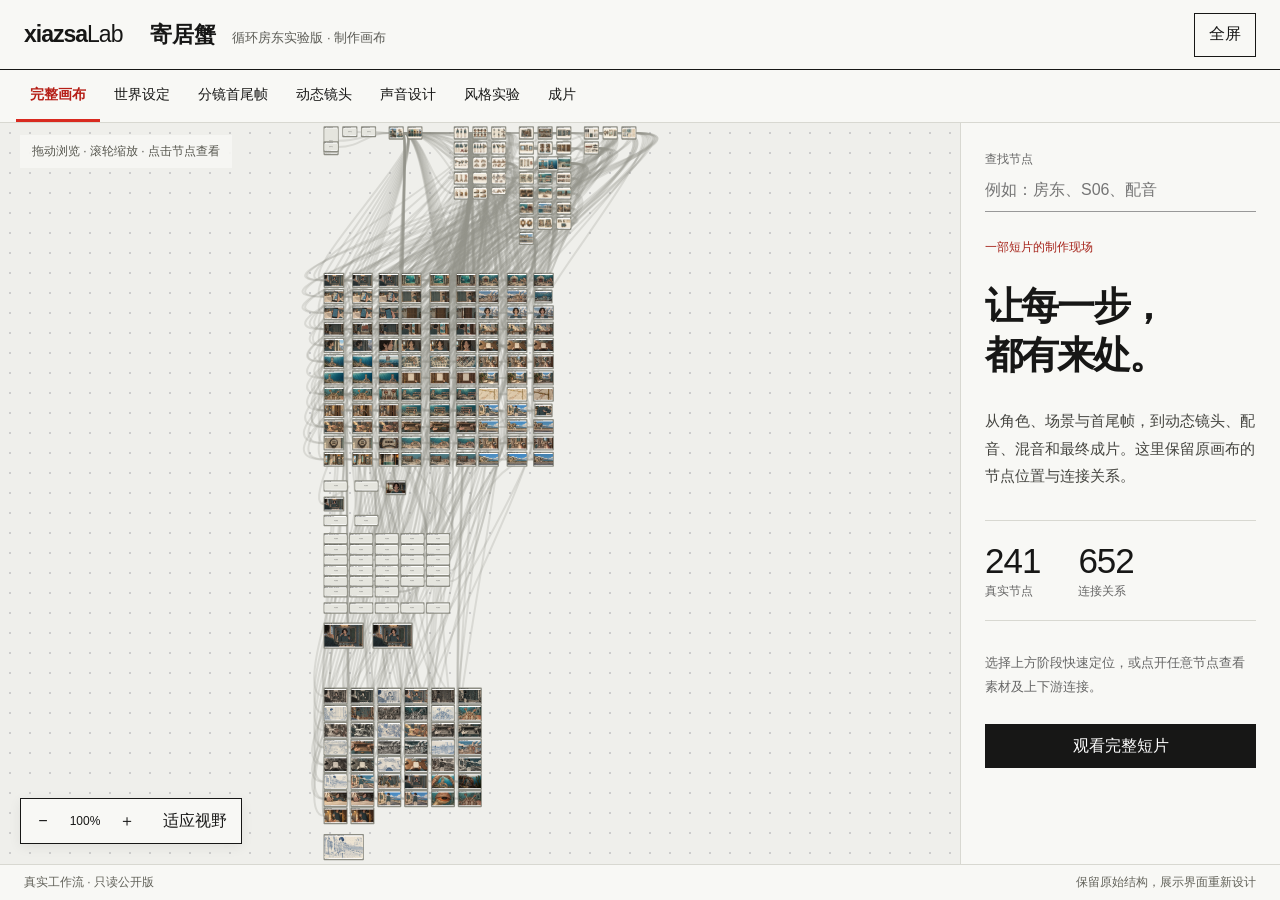
<file: workflow.html>
<!doctype html><html lang="zh-CN"><head><meta charset="utf-8"><meta name="viewport" content="width=device-width,initial-scale=1"><title>寄居蟹 · 交互工作流 — xiazsa Lab</title><link rel="icon" href="assets/mark.svg"><link rel="stylesheet" href="workflow.css"></head><body>
<main class="canvas-app" id="canvas-app">
<header class="canvas-header"><a href="frameweave.html#workflow" target="_top" class="canvas-brand">xiazsa<span>Lab</span></a><div class="canvas-title"><strong>寄居蟹</strong><span>循环房东实验版 · 制作画布</span></div><button id="fullscreen" aria-label="切换全屏">全屏</button></header>
<nav class="chapters" aria-label="工作流阶段"><button data-group="all" aria-pressed="true">完整画布</button><button data-group="world">世界设定</button><button data-group="storyboard">分镜首尾帧</button><button data-group="motion">动态镜头</button><button data-group="sound">声音设计</button><button data-group="experiment">风格实验</button><button data-group="final">成片</button></nav>
<div class="canvas-body"><section class="viewport" id="viewport" aria-label="可拖动与缩放的工作流画布" tabindex="0"><svg id="graph" xmlns="http://www.w3.org/2000/svg" role="group" aria-label="真实节点与连接关系"><g id="edges"></g><g id="nodes"></g></svg><div id="loading" role="status">正在展开工作流…</div><div class="zoom-tools"><button id="zoom-out" aria-label="缩小画布">−</button><output id="zoom-label">全景</output><button id="zoom-in" aria-label="放大画布">＋</button><button id="fit">适应视野</button></div><p class="canvas-help">拖动浏览 · 滚轮缩放 · 点击节点查看</p></section>
<aside class="inspector" id="inspector" aria-label="节点详情"><label class="search-label">查找节点<input type="search" id="node-search" placeholder="例如：房东、S06、配音" autocomplete="off"></label><div id="search-results" aria-live="polite"></div><div id="inspector-content"><span class="eyebrow">一部短片的制作现场</span><h1>让每一步，<br>都有来处。</h1><p>从角色、场景与首尾帧，到动态镜头、配音、混音和最终成片。这里保留原画布的节点位置与连接关系。</p><div class="graph-stats"><div><strong id="node-count">—</strong><span>真实节点</span></div><div><strong id="edge-count">—</strong><span>连接关系</span></div></div><p class="muted">选择上方阶段快速定位，或点开任意节点查看素材及上下游连接。</p><button class="primary" id="watch-film">观看完整短片</button></div></aside></div>
<footer><span>真实工作流 · 只读公开版</span><span>保留原始结构，展示界面重新设计</span></footer></main><script src="workflow.js" defer></script></body></html>
</file>
<file: style.css>
:root{--ink:#111;--paper:#f8f8f5;--red:#d92a20;--rule:#c9c9c4}*{box-sizing:border-box}html{scroll-behavior:smooth;scroll-padding-top:20px}body{margin:0;background:var(--paper);color:var(--ink);font-family:Arial,"Microsoft YaHei","PingFang SC",sans-serif;font-size:16px;line-height:1.7}a{color:inherit;text-decoration:none}button,summary,a{-webkit-tap-highlight-color:transparent}a:focus-visible,summary:focus-visible{outline:3px solid var(--red);outline-offset:5px}a:hover{text-decoration:underline;text-underline-offset:5px}::selection{background:var(--red);color:#fff}.skip{position:absolute;top:-100px;left:16px;background:#fff;padding:12px;z-index:10}.skip:focus{top:10px}header{display:flex;align-items:center;justify-content:space-between;height:90px;padding:0 4%;border-bottom:1px solid var(--ink)}.brand{font-size:26px;letter-spacing:-1.5px;font-weight:800;display:flex;align-items:center;min-height:44px}.brand span{font-weight:400;margin-left:5px}nav{display:flex;gap:32px}nav a{display:flex;align-items:center;min-height:44px;font-size:14px}.hero{display:grid;grid-template-columns:1fr 1fr;min-height:650px}.hero-word{position:relative;padding:34px 8% 42px;display:flex;flex-direction:column;justify-content:space-between}.micro{font:12px/1.5 Consolas,monospace;letter-spacing:.08em}.hero-word h1{font-size:clamp(120px,21vw,315px);line-height:1.05;letter-spacing:-.095em;margin:22px 0 16px;font-weight:900;white-space:nowrap;transform:translateX(-.025em)}.hero-word .caption{display:flex;justify-content:space-between;border-top:1px solid var(--ink);padding-top:18px;font-size:14px}.hero-copy{background:var(--ink);color:var(--paper);padding:36px 8% 42px;display:flex;flex-direction:column;align-items:flex-start}.signal{display:flex;align-items:center;gap:10px;font-size:12px}.signal::before{content:"";width:10px;height:10px;background:#ff4a3c}.hero-copy h2{font-size:clamp(42px,5.8vw,88px);letter-spacing:-.06em;line-height:1.13;margin:70px 0 30px;font-weight:800}.hero-copy h2 span{display:block}.hero-copy p{max-width:390px;color:#bdbdb7;line-height:1.9;margin:0 0 30px}.cta{display:inline-flex;align-items:center;justify-content:center;min-height:52px;padding:10px 28px;background:var(--red);color:white;font-weight:700;margin-top:auto}.cta:hover{background:#bb2017;text-decoration:none}.ticker{background:var(--red);color:white;display:flex;justify-content:space-between;gap:20px;padding:17px 4%;font-weight:700;font-size:14px}.projects{padding:76px 4% 90px}.section-top{display:flex;align-items:baseline;justify-content:space-between;gap:20px;margin-bottom:45px}.section-top h2{font-size:42px;letter-spacing:-.04em;line-height:1.2;margin:0}.section-top p{font-size:14px;margin:0}.project-grid{display:grid;grid-template-columns:repeat(3,minmax(0,1fr))}.project{padding:28px 30px 0;border-top:3px solid var(--ink);border-right:1px solid var(--rule);display:flex;flex-direction:column;align-items:flex-start}.project:first-child{padding-left:0}.project:last-child{border-right:0;padding-right:0}.category{font-size:12px;min-height:25px}.project h3{font-size:clamp(26px,3.2vw,47px);line-height:1.12;letter-spacing:-.055em;margin:35px 0 28px;min-height:106px;overflow-wrap:anywhere}.project h3 small{display:block;font-size:21px;letter-spacing:-.03em;line-height:1.8}.project>p{margin:0 0 26px;min-height:110px;max-width:360px;color:#40403e}.meta{font:12px/1.7 Consolas,monospace;margin-bottom:20px}.project-link{display:inline-flex;align-items:center;min-height:48px;border-bottom:1px solid var(--ink);font-weight:700;margin-top:auto}.note{font-size:12px;color:#65655f;padding-top:13px;margin:0;min-height:34px}.practice{display:grid;grid-template-columns:1fr 1fr;background:var(--ink);color:var(--paper);padding:76px 4% 88px;gap:70px}.practice h2{font-size:clamp(40px,5.7vw,80px);line-height:1.2;letter-spacing:-.06em;margin:0 0 32px}.practice .intro{max-width:380px;color:#bdbdb7;margin:0}.practice-list{padding-top:2px}details{border-top:1px solid #62625e}details:last-child{border-bottom:1px solid #62625e}summary{list-style:none;cursor:pointer;padding:24px 40px 24px 0;min-height:68px;position:relative;font-size:20px;font-weight:700}summary::-webkit-details-marker{display:none}summary::after{content:"+";position:absolute;right:4px;top:20px;font-size:28px;font-weight:400}details[open] summary::after{content:"−"}details p{color:#bdbdb7;line-height:1.9;margin:0 30px 26px 0}.opensource{padding:75px 4% 82px;display:grid;grid-template-columns:1fr 1fr;gap:70px;border-bottom:1px solid var(--ink)}.opensource h2{font-size:42px;line-height:1.2;letter-spacing:-.04em;margin:0 0 25px}.opensource p{max-width:480px;color:#40403e;margin:0}.fork-note{border-left:4px solid var(--red);padding-left:28px}.fork-note h3{font-size:22px;margin:0 0 14px}.fork-note a{display:inline-flex;align-items:center;min-height:44px;margin-top:16px;font-weight:700;border-bottom:1px solid var(--ink)}.contact{padding:55px 4% 38px}.contact-top{display:flex;align-items:center;justify-content:space-between;gap:30px}.contact h2{font-size:clamp(40px,6.7vw,96px);line-height:1.1;letter-spacing:-.06em;margin:0 0 20px}.contact p{margin:0;color:#40403e}.contact .cta{margin:0;min-width:160px}footer{display:flex;justify-content:space-between;gap:20px;margin-top:70px;padding-top:20px;border-top:1px solid var(--rule);font-size:12px}footer a{display:inline-flex;align-items:center;min-height:44px}footer span{display:flex;align-items:center}
@media(min-width:1600px){body{max-width:1800px;margin:auto;border-left:1px solid var(--rule);border-right:1px solid var(--rule)}}
@media(max-width:850px){header{height:76px;padding:0 24px}nav{gap:20px}.hero{min-height:540px}.hero-word{padding:28px 24px 30px}.hero-copy{padding:28px 24px 30px}.hero-copy h2{margin-top:55px}.hero-word .caption{font-size:12px}.hero-copy p{font-size:16px}.projects{padding:60px 24px}.project{padding-right:20px;padding-left:20px}.project h3{font-size:31px}.project>p{min-height:165px}.practice,.opensource{padding:60px 24px;gap:35px}.contact{padding:50px 24px 25px}.section-top h2,.opensource h2{font-size:36px}}
@media(max-width:600px){header{height:auto;min-height:75px;flex-wrap:wrap;gap:0;padding:12px 20px}.brand{font-size:24px}nav{gap:18px}nav a{font-size:12px}nav .optional{display:none}.hero{grid-template-columns:1fr;min-height:0}.hero-word{padding:25px 20px 23px;min-height:305px}.hero-word h1{font-size:clamp(140px,43vw,240px);margin:20px 0 22px;letter-spacing:-.07em;line-height:1}.hero-copy{padding:26px 20px 32px}.hero-copy h2{font-size:49px;line-height:1.16;margin:25px 0 24px}.hero-copy h2 span{display:block}.hero-copy p{margin-bottom:25px}.hero-copy .cta{width:100%}.ticker{padding:14px 20px;font-size:12px}.ticker span:last-child{display:none}.projects{padding:48px 20px 50px}.section-top{display:block;margin-bottom:28px}.section-top h2{font-size:34px;margin-bottom:12px}.project-grid{grid-template-columns:1fr}.project,.project:first-child,.project:last-child{padding:23px 0 28px;border-right:0}.project h3{font-size:43px;margin:22px 0;min-height:0}.project h3 small{font-size:20px}.project>p{min-height:0;margin-bottom:20px}.project-link{margin-top:0}.note{min-height:0}.practice,.opensource{grid-template-columns:1fr;padding:48px 20px;gap:35px}.practice h2{font-size:46px}.practice .intro{max-width:none}.opensource h2{font-size:34px}.fork-note{padding-left:20px}.contact{padding:48px 20px 20px}.contact-top{align-items:flex-start;flex-direction:column}.contact h2{font-size:48px}.contact .cta{width:100%}footer{margin-top:45px;align-items:flex-start}footer span{max-width:190px;min-height:44px}.section-top p{font-size:14px}}
@media(prefers-reduced-motion:reduce){html{scroll-behavior:auto}}

/* Shared project page uses the same typography, color and spacing tokens. */
.case-hero{display:grid;grid-template-columns:1fr 1fr;min-height:570px}.case-title{padding:42px 8%;display:flex;flex-direction:column;justify-content:space-between}.case-title h1{font-size:clamp(90px,15vw,210px);letter-spacing:-.08em;line-height:1.05;margin:42px 0 25px}.case-title h1 span{display:block;font-size:clamp(27px,3.6vw,52px);letter-spacing:-.04em;line-height:1.6}.case-copy{padding:44px 8%;background:var(--ink);color:var(--paper);display:flex;flex-direction:column;align-items:flex-start}.case-copy h2{font-size:clamp(34px,4vw,60px);letter-spacing:-.05em;line-height:1.25;margin:50px 0 28px}.case-copy p{color:#bdbdb7;max-width:33em;margin:0 0 30px}.case-section{padding:72px 4%;border-bottom:1px solid var(--rule)}.case-heading{display:grid;grid-template-columns:1fr 1fr;gap:70px;margin-bottom:40px}.case-heading h2{font-size:clamp(32px,3.6vw,52px);line-height:1.25;letter-spacing:-.04em;margin:0}.case-heading p{margin:0;max-width:36em;color:#40403e}.architecture{margin:0}.architecture img{display:block;width:100%;height:auto}.architecture figcaption{font-size:12px;color:#555;padding:14px 0}.flow{display:grid;grid-template-columns:repeat(4,1fr);gap:0}.flow article{border-top:3px solid var(--ink);padding:25px 25px 0 0}.flow article+article{padding-left:25px;border-left:1px solid var(--rule)}.flow h3{font-size:25px;margin:12px 0}.flow p{color:#40403e;margin:0}.flow small{font-size:12px}.scope{display:grid;grid-template-columns:1fr 1fr;gap:70px}.scope h3{font-size:23px;margin:0 0 18px}.scope p{color:#40403e}.notice{border-top:3px solid var(--red);padding-top:20px}.case-footer{margin:0;padding:24px 4%;border-top:0}.case-footer .brand{font-size:24px}.case-facts{font-size:14px;border-top:1px solid var(--ink);padding-top:18px}.project>.note{min-height:0;font-size:12px}
@media(max-width:850px){.case-section{padding:55px 24px}.case-heading,.scope{gap:35px}.flow{grid-template-columns:repeat(2,1fr);row-gap:30px}.flow article:nth-child(3){border-left:0;padding-left:0}.case-title,.case-copy{padding:32px 24px}}
@media(max-width:600px){.case-hero{grid-template-columns:1fr;min-height:0}.case-title,.case-copy{padding:28px 20px}.case-title h1{font-size:110px;margin:30px 0}.case-title h1 span{font-size:36px}.case-copy h2{font-size:40px;margin:25px 0}.case-copy .cta{width:100%}.case-heading,.scope{grid-template-columns:1fr;gap:20px}.case-section{padding:48px 20px}.flow{grid-template-columns:1fr;gap:25px}.flow article,.flow article+article{padding:20px 0 0;border-left:0}.case-footer{padding:20px;flex-wrap:wrap}.case-heading h2{font-size:34px}.case-facts{font-size:14px}}
.architecture-mobile{display:none}@media(max-width:600px){.architecture>img{display:none}.architecture-mobile{display:flex;flex-direction:column;background:var(--ink);color:var(--paper);padding:24px;gap:6px}.architecture-mobile strong{font-size:20px;border-top:1px solid #62625e;padding-top:18px;margin-top:12px}.architecture-mobile strong:first-child{margin-top:0;border-top:3px solid var(--red)}.architecture-mobile span{font-size:16px;color:#bdbdb7;padding-bottom:10px}}

/* Film-led case study and an embedded, read-only production canvas. */
button{font:inherit;cursor:pointer}button:focus-visible{outline:3px solid var(--red);outline-offset:3px}[hidden]{display:none!important}.feature-hero{display:grid;grid-template-columns:42% 58%;min-height:570px;border-bottom:1px solid var(--ink)}.feature-intro{padding:44px 9.5%}.feature-intro h1{font-size:clamp(42px,4.8vw,72px);line-height:1.2;letter-spacing:-.06em;margin:34px 0 28px}.feature-intro>p:not(.micro){color:#454540}.feature-links{display:flex;align-items:center;gap:25px;margin:30px 0}.feature-links>a{min-height:48px;display:inline-flex;align-items:center}.hero-still{position:relative;display:block;background:#111;overflow:hidden}.hero-still>img{width:100%;height:100%;object-fit:cover;display:block}.hero-still>span{position:absolute;bottom:0;left:0;right:0;color:white;background:#111e;padding:23px 28px;display:flex;justify-content:space-between;gap:15px;font-size:14px}.hero-still b{font-weight:400;border-bottom:1px solid white}.case-anchor{display:flex;padding:0 4%;gap:36px;border-bottom:1px solid var(--rule);overflow:auto}.case-anchor a{white-space:nowrap;min-height:62px;display:flex;align-items:center;font-size:14px}.canvas-embed{border:1px solid var(--ink);background:#eee}.canvas-embed iframe{display:block;width:100%;height:780px;border:0}.media-caption{font-size:12px;color:#66665f;margin:16px 0 0;line-height:1.8}.workflow-story{display:grid;grid-template-columns:repeat(3,1fr);gap:40px;margin-top:48px}.workflow-story article{border-top:2px solid var(--ink);padding-top:20px}.workflow-story h3{font-size:21px;margin:0 0 15px}.workflow-story p{color:#50504a;margin:0}.film-section{background:#111;color:var(--paper);padding:65px 4%}.film-heading{display:flex;align-items:flex-end;justify-content:space-between;margin-bottom:30px}.film-heading h2{font-size:70px;line-height:1.1;letter-spacing:-.05em;margin:12px 0 0}.film-heading>p{font-size:14px;text-align:right;color:#c5c5bd}.feature-film{display:block;width:100%;aspect-ratio:16/9;max-height:780px;background:#000}.film-bottom{display:flex;gap:60px;align-items:center;justify-content:space-between;margin-top:24px}.film-bottom p{max-width:680px;color:#bdbdb7;font-size:16px}.film-bottom a{min-height:44px;white-space:nowrap;border-bottom:1px solid #777;display:flex;align-items:center}.view-switch{display:flex;gap:0;border-bottom:1px solid var(--ink);margin-bottom:28px}.view-switch button{min-height:52px;padding:10px 24px;border:1px solid var(--ink);border-bottom:0;background:transparent}.view-switch button[aria-pressed=true]{color:white;background:var(--ink)}.screen-figure{margin:0 0 35px}.screen-figure>a{display:block;background:#e9e9e3;border:1px solid var(--rule);padding:24px}.screen-figure img{display:block;width:100%;height:auto}.screen-figure figcaption{display:flex;gap:25px;justify-content:space-between;padding:16px 0;font-size:13px;color:#5a5a53}.screen-figure figcaption strong{color:var(--ink);white-space:nowrap}.concept-ui{background:white;border:1px solid var(--ink)}.concept-header{display:flex;justify-content:space-between;padding:20px 24px;border-bottom:1px solid var(--rule)}.concept-header span{font-size:12px;color:#666}.concept-body{display:flex}.concept-body>aside{width:180px;display:flex;flex-direction:column;gap:14px;padding:28px 20px;background:#eee;flex-shrink:0;font-size:14px}.concept-body>aside>strong{margin-bottom:15px}.concept-body>aside>span{padding:10px}.concept-body>aside>.active{color:white;background:#111}.concept-main{flex:1;min-width:0;padding:30px}.concept-top{display:flex;justify-content:space-between;align-items:center}.concept-top h3{font-size:32px;letter-spacing:-1px;margin:8px 0 30px}.concept-top small{font-size:12px;color:#666}.concept-top>span{font-size:12px;border:1px solid #ccc;padding:6px 12px}.concept-work{display:grid;grid-template-columns:1fr 1fr;gap:30px}.sample-frame{aspect-ratio:4/5;background:#d9d9d2;position:relative;overflow:hidden;padding:24px;display:flex;flex-direction:column;justify-content:space-between}.sample-frame>span{font-size:12px;z-index:1}.sample-frame b{font-size:24px;line-height:1.6;font-weight:400;position:relative;z-index:1}.sample-frame i{position:absolute;width:65%;height:75%;top:0;right:-10%;background:#f5f5ee;transform:skew(-24deg);border-left:24px solid #aaa99e}.concept-reference p{font-size:12px;color:#666}.concept-settings label{font-size:13px;display:block}.concept-settings textarea{display:block;width:100%;margin:12px 0 22px;min-height:130px;border:1px solid #aaa;background:#fafafa;padding:15px;font-family:inherit;font-size:16px;line-height:1.7;resize:vertical}.concept-params{display:grid;grid-template-columns:1fr 1fr;gap:20px;border-top:1px solid #ddd;padding-top:20px}.concept-params small{display:block;font-size:12px;color:#666}.concept-params strong{font-size:19px;font-weight:400}.concept-settings button{width:100%;min-height:50px;background:var(--red);color:#fff;border:0;margin-top:30px}.concept-settings>p{font-size:12px;color:#666}.home-feature{padding:65px 4%;border-bottom:1px solid var(--ink)}.home-feature>a{display:grid;grid-template-columns:1fr 1fr;gap:5%;align-items:center}.home-feature img{display:block;width:100%;height:auto}.home-feature h2{font-size:clamp(30px,3.7vw,52px);line-height:1.25;letter-spacing:-.04em}.home-feature a:hover{text-decoration:none}.home-feature p{max-width:32em;color:#50504a}
@media(max-width:950px){.feature-hero{grid-template-columns:1fr 1fr}.feature-intro{padding:32px 24px}.feature-intro h1{font-size:45px}.hero-still>span{flex-direction:column;align-items:flex-start}.workflow-story{gap:25px}.concept-body>aside{display:none}.concept-main{padding:24px}.canvas-embed iframe{height:760px}}
@media(max-width:600px){.feature-hero{grid-template-columns:1fr;min-height:0}.feature-intro{padding:28px 20px}.feature-intro h1{font-size:46px;margin:25px 0}.feature-links{gap:20px}.hero-still{height:330px}.hero-still>span{padding:16px 20px;flex-direction:row;font-size:12px}.case-anchor{gap:24px;padding:0 20px}.case-anchor a{min-height:56px}.workflow-section{padding:40px 0}.workflow-section>.case-heading,.workflow-section>.media-caption,.workflow-story{margin-left:20px;margin-right:20px}.canvas-embed{border-left:0;border-right:0}.canvas-embed iframe{height:780px}.workflow-story{grid-template-columns:1fr;gap:26px}.film-section{padding:40px 20px}.film-heading h2{font-size:48px}.film-heading>p{font-size:12px}.film-bottom{display:block;margin-top:18px}.film-bottom a{display:inline-flex}.view-switch button{font-size:14px;padding:12px 17px}.screen-figure>a{padding:8px}.screen-figure figcaption{display:block}.screen-figure figcaption strong,.screen-figure figcaption span{display:block}.screen-figure figcaption span{margin-top:8px}.concept-header{padding:16px;flex-direction:column;gap:8px}.concept-main{padding:18px}.concept-top h3{font-size:25px}.concept-top>span{display:none}.concept-work{grid-template-columns:1fr;gap:15px}.sample-frame{aspect-ratio:16/9}.sample-frame b{font-size:20px}.concept-settings textarea{font-size:16px}.home-feature{padding:40px 20px}.home-feature>a{grid-template-columns:1fr;gap:22px}.home-feature h2{font-size:34px;margin:18px 0}.media-caption{font-size:12px}}
</file>
<file: workflow.css>
:root{--ink:#171716;--paper:#f8f8f5;--red:#d92a20;--rule:#d8d8d1}*{box-sizing:border-box}body{margin:0;font-family:Arial,"Microsoft YaHei",sans-serif;color:var(--ink);background:var(--paper);font-size:16px}button,a{color:inherit}button{font:inherit;cursor:pointer;border:1px solid var(--rule);background:var(--paper);min-height:44px;padding:8px 14px}button:hover{background:#e9e9e3}button:focus-visible,a:focus-visible,.viewport:focus-visible{outline:3px solid var(--red);outline-offset:-3px}a{text-decoration:none}.canvas-app{height:100dvh;min-height:560px;display:flex;flex-direction:column;background:var(--paper)}.canvas-header{height:70px;flex-shrink:0;display:flex;align-items:center;gap:28px;padding:0 24px;border-bottom:1px solid var(--ink)}.canvas-brand{font-size:23px;font-weight:800;letter-spacing:-1px}.canvas-brand span{font-weight:400}.canvas-title{display:flex;align-items:baseline;gap:16px;flex:1}.canvas-title strong{font-size:22px}.canvas-title span{font-size:13px;color:#5c5c56}.canvas-header button{border-color:var(--ink)}.chapters{display:flex;gap:0;overflow:auto;border-bottom:1px solid var(--rule);padding:0 16px;flex-shrink:0}.chapters button{border:0;border-bottom:3px solid transparent;white-space:nowrap;font-size:14px;min-height:52px}.chapters button[aria-pressed=true]{border-color:var(--red);color:#b61f17;font-weight:700}.canvas-body{display:flex;flex:1;min-height:0}.viewport{position:relative;flex:1;min-width:0;overflow:hidden;touch-action:none;background-color:#efefeb;background-image:radial-gradient(#ccc 1px,transparent 1px);background-size:20px 20px;cursor:grab}.viewport.dragging{cursor:grabbing}svg{display:block;width:100%;height:100%}.edge{fill:none;stroke:#94948b;stroke-width:2;vector-effect:non-scaling-stroke;opacity:.23;pointer-events:none}.edge.active{stroke:var(--red);opacity:.9;stroke-width:2.5}.node{cursor:pointer;outline:none}.node .surface{fill:#fff;stroke:#8d8d83;stroke-width:1.3;vector-effect:non-scaling-stroke}.node:hover .surface,.node:focus .surface,.node.selected .surface{stroke:var(--red);stroke-width:3}.node .node-title{font-size:23px;font-family:Arial,"Microsoft YaHei",sans-serif;fill:#222}.node .node-type{font-size:17px;fill:#666}.node .media-placeholder{fill:#e5e5de}.node .wave{fill:none;stroke:#aaa99f;stroke-width:3}.inspector{width:320px;flex-shrink:0;border-left:1px solid var(--rule);overflow:auto;padding:28px 24px;background:var(--paper)}.eyebrow{font-size:12px;color:#a6241b}.inspector h1{font-size:38px;line-height:1.3;letter-spacing:-2px;margin:26px 0}.inspector h2{font-size:23px;line-height:1.4;margin:18px 0;overflow-wrap:anywhere}.inspector p{font-size:15px;line-height:1.85;color:#454540}.graph-stats{display:flex;gap:38px;border-top:1px solid var(--rule);border-bottom:1px solid var(--rule);padding:20px 0;margin:30px 0}.graph-stats strong{display:block;font-size:35px;font-weight:400;letter-spacing:-1px}.graph-stats span{font-size:12px;color:#666}.inspector .muted{font-size:13px;color:#666}.primary{width:100%;background:var(--ink);color:white;border-color:var(--ink);margin-top:12px}.primary:hover{background:var(--red);border-color:var(--red)}.inspector img,.inspector video{display:block;width:100%;height:auto;max-height:340px;object-fit:contain;background:#e5e5de}.inspector audio{width:100%}.inspector .relation{display:block;width:100%;text-align:left;font-size:13px;line-height:1.5;margin-top:7px;background:white}.inspector h3{font-size:14px;margin:26px 0 10px}.zoom-tools{position:absolute;bottom:20px;left:20px;display:flex;align-items:center;background:var(--paper);border:1px solid var(--ink);box-shadow:0 3px 12px #0001}.zoom-tools button{border:0;background:transparent;min-width:44px}.zoom-tools output{font-size:12px;min-width:40px;text-align:center}.canvas-help{position:absolute;top:12px;left:20px;margin:0;font-size:12px;color:#57574f;pointer-events:none;background:#f8f8f5e8;padding:8px 12px}footer{height:36px;display:flex;justify-content:space-between;align-items:center;padding:0 24px;border-top:1px solid var(--rule);font-size:12px;color:#62625a;flex-shrink:0}#loading{position:absolute;inset:0;display:grid;place-items:center;background:var(--paper)}#loading[hidden]{display:none}.back-overview{font-size:13px;width:100%;margin-bottom:16px}.media-link{display:inline-block;padding:12px 0;font-size:13px;text-decoration:underline}
.search-label{display:block;font-size:12px;color:#666;margin-bottom:25px}.search-label input{display:block;width:100%;min-height:44px;border:0;border-bottom:1px solid #999;background:transparent;font:16px Arial,"Microsoft YaHei",sans-serif;padding:10px 0;color:#111}.search-label input:focus{outline:0;border-bottom:2px solid var(--red)}#search-results{margin-bottom:20px}#search-results:empty{display:none}
@media(max-width:900px){.inspector{width:260px;padding:20px}.canvas-title span{display:none}.canvas-header{padding:0 16px;gap:20px}.inspector h1{font-size:30px}.inspector p{font-size:14px}}
@media(max-width:600px){.canvas-app{min-height:740px;height:100dvh}.canvas-header{height:60px}.canvas-title strong{font-size:20px}.canvas-brand{font-size:19px}.canvas-header button{font-size:13px}.chapters{padding:0 8px}.chapters button{padding:8px 12px}.canvas-body{flex-direction:column}.viewport{flex:1;min-height:330px}.inspector{width:100%;height:220px;flex-shrink:0;border-left:0;border-top:1px solid var(--rule);padding:18px 20px}.inspector h1{font-size:25px;margin:10px 0}.inspector h1 br{display:none}.inspector p{font-size:16px}.graph-stats{float:right;border:0;padding:0;margin:0 0 16px 20px;gap:20px}.graph-stats strong{font-size:25px}.inspector img,.inspector video{max-height:220px}.canvas-help{font-size:12px;left:12px;top:8px}.zoom-tools{left:12px;bottom:12px}footer{padding:0 12px}footer span:last-child{display:none}.inspector .primary{max-width:280px}.inspector .muted{font-size:13px}}
</file>
